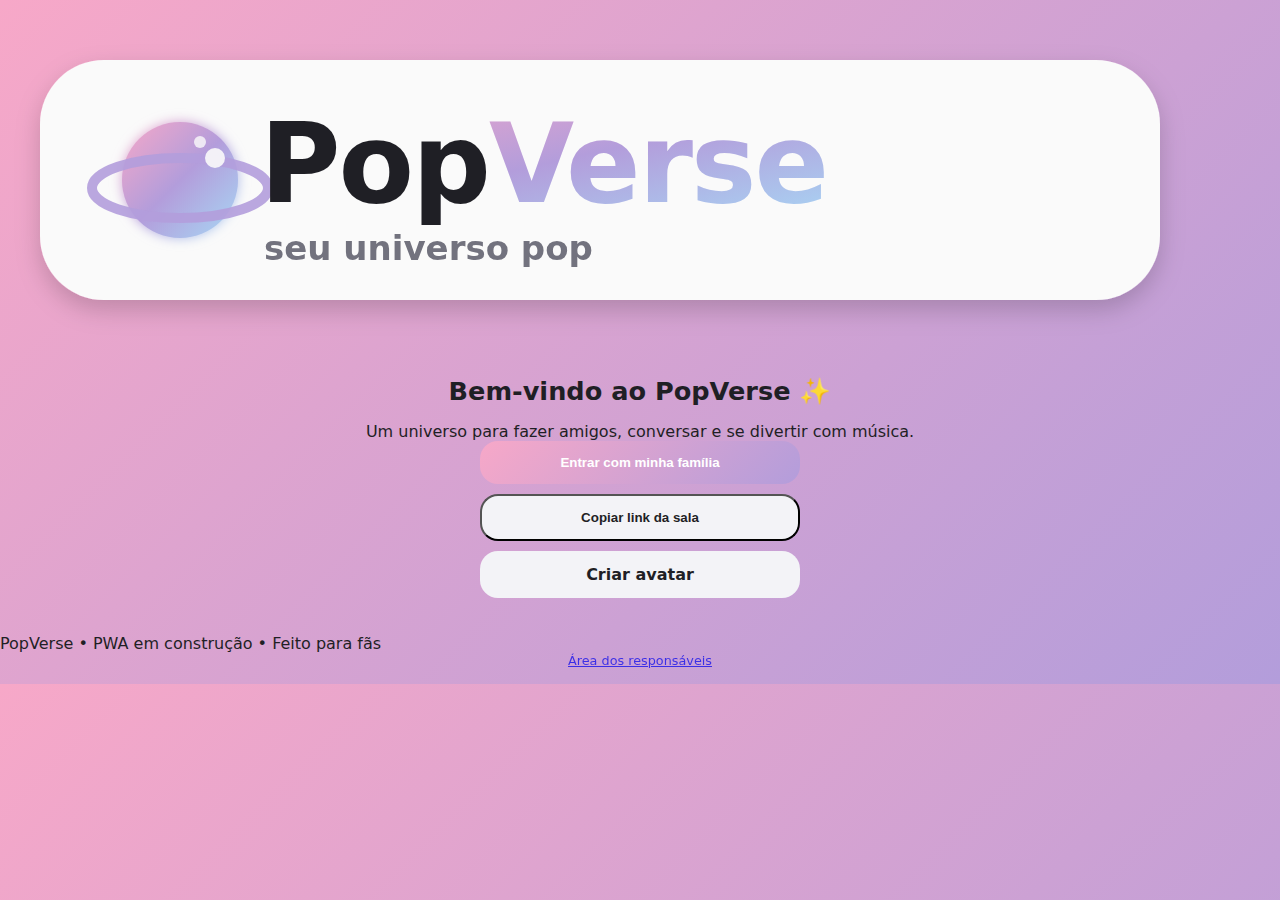
<file: index.html>
<!DOCTYPE html>
<html lang="pt-BR">

<head>
    <meta charset="UTF-8">
    <meta name="viewport" content="width=device-width, initial-scale=1.0">
    <title>PopVerse</title>
    <link rel="manifest" href="./manifest.json">
    <link rel="icon" href="assets/icons/favicon.svg" type="image/svg+xml">
    <link rel="apple-touch-icon" href="assets/icons/favicon.svg">
    <meta name="theme-color" content="#B39DDB">
    <link rel="preconnect" href="https://fonts.googleapis.com">
    <link rel="preconnect" href="https://fonts.gstatic.com" crossorigin>
    <link href="https://fonts.googleapis.com/css2?family=Space+Grotesk:wght@400;500;600;700&display=swap"
        rel="stylesheet">
    <link rel="stylesheet" href="css/styles.css">
</head>

<body>
    <header class="topbar">
        <div class="logo-card">
            <img src="./assets/img/popverse-logo.svg" alt="PopVerse" class="logo">
        </div>
    </header>

    <main class="home">
        <h1>Bem-vindo ao PopVerse ✨</h1>
        <p>
            Um universo para fazer amigos, conversar
            e se divertir com música.
        </p>
        <div class="actions">
            <button class="btn primary" id="familyEnter">Entrar com minha família</button>
            <button class="btn secondary" id="familyCopy">Copiar link da sala</button>
            <a href="./avatar.html" class="btn secondary">Criar avatar</a>
        </div>
    </main>

    <footer class="footer">
        <p>PopVerse • PWA em construção • Feito para fãs</p>
    </footer>

    <a href="./responsavel.html"
        style="font-size:0.8rem; opacity:.7; display:block; text-align:center; margin-bottom:16px;">Área dos
        responsáveis</a>

    <script src="js/app.js"></script>
    <script src="js/avatar.js"></script>
    <script src="js/rooms.js"></script>
    <script src="js/chat.js"></script>
    <script>
        if ("serviceWorker" in navigator) {
            navigator.serviceWorker.register("./sw.js");
        }
    </script>
</body>

</html>
</file>
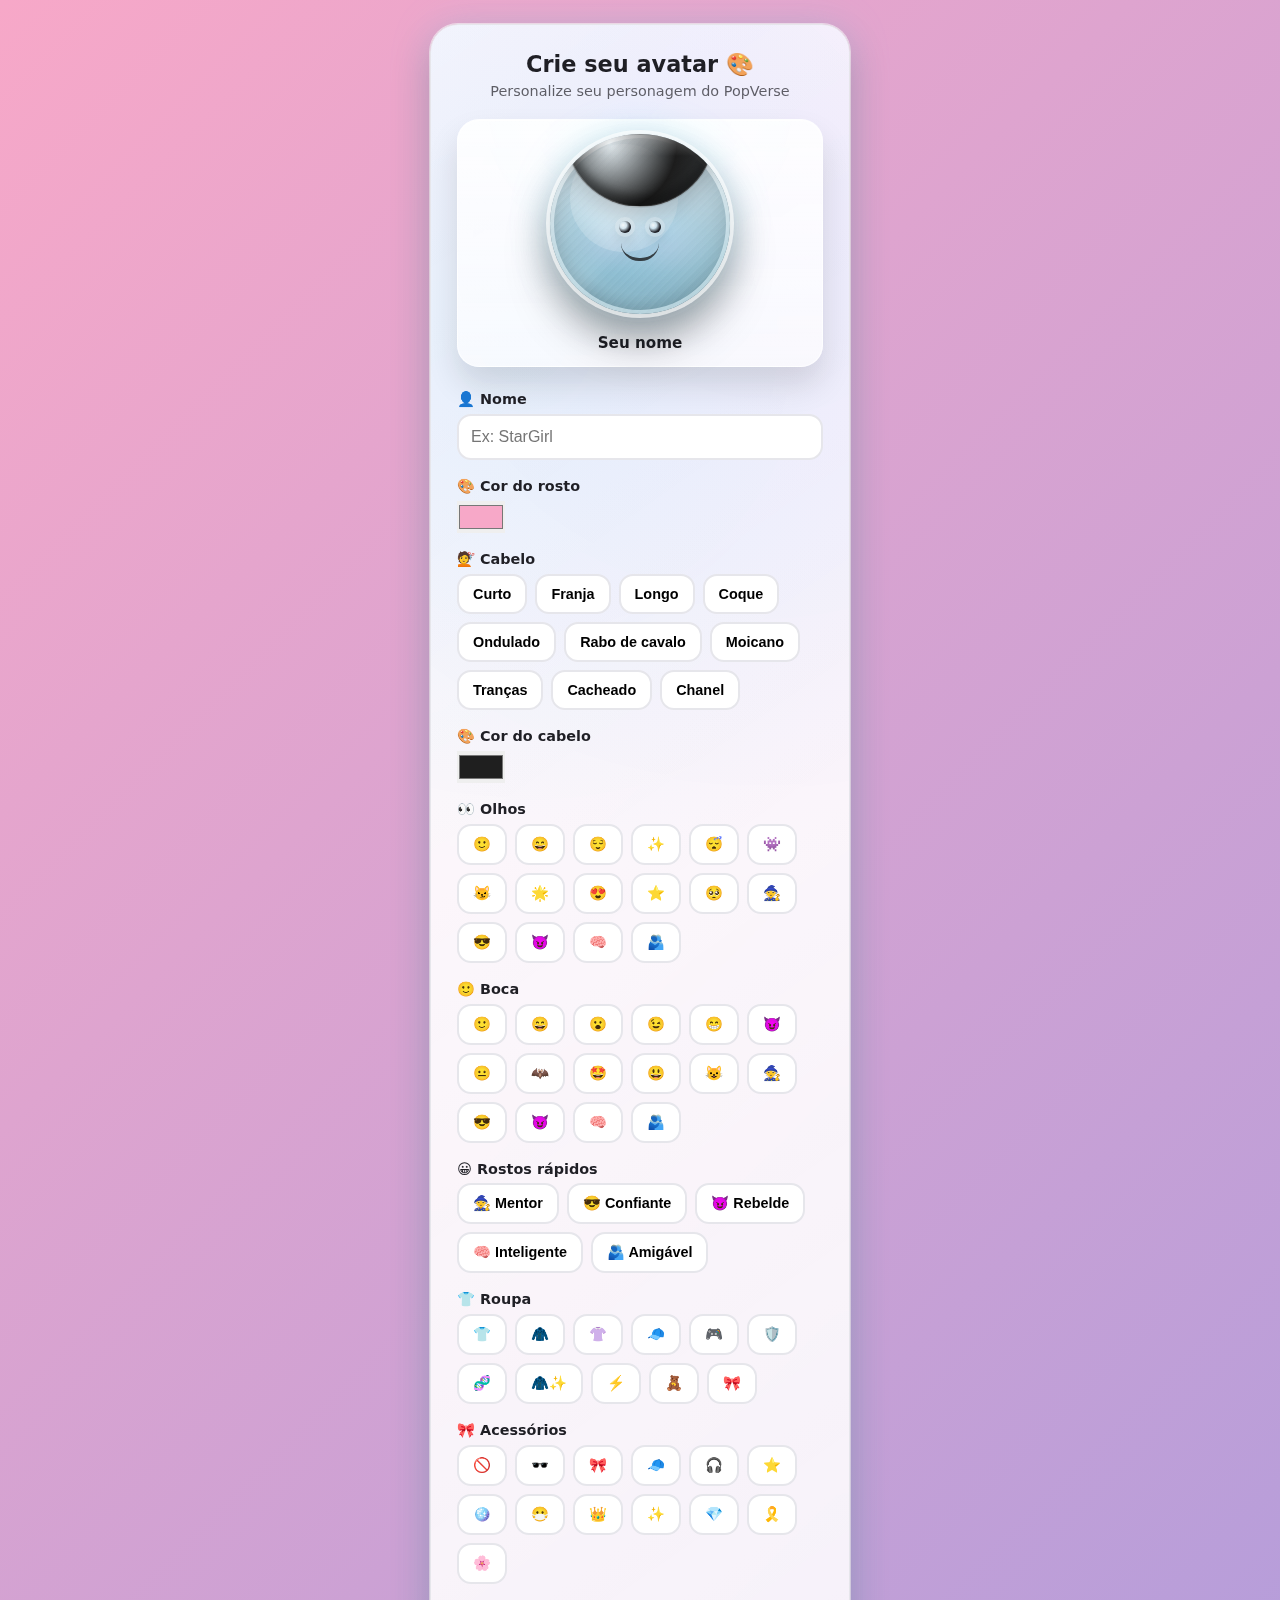
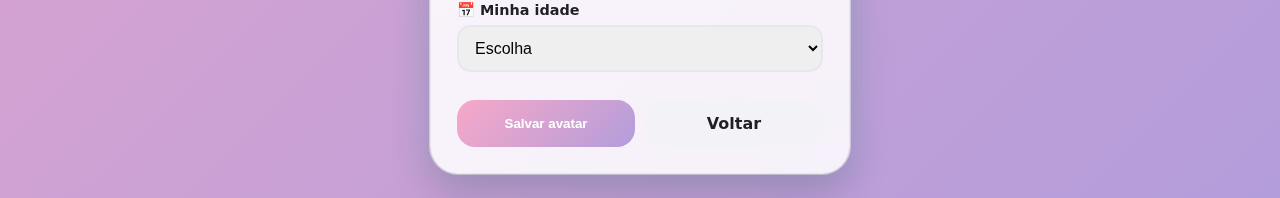
<file: avatar.html>
<!DOCTYPE html>
<html lang="pt-BR">

<head>
    <meta charset="UTF-8" />
    <title>Criar Avatar – PopVerse</title>
    <meta name="viewport" content="width=device-width, initial-scale=1.0" />

    <link rel="manifest" href="./manifest.json">
    <meta name="theme-color" content="#B39DDB">

    <link rel="stylesheet" href="./css/styles.css" />
</head>

<body>

    <main class="avatar-page">

        <section class="avatar-card">

            <!-- TÍTULO -->
            <h1 class="avatar-title">Crie seu avatar 🎨</h1>
            <p class="avatar-subtitle">
                Personalize seu personagem do PopVerse
            </p>

            <!-- PREVIEW DO AVATAR -->
            <div class="avatar-preview">
                <div class="avatar-circle" id="avatarCircle">
                    <div class="avatar-light"></div>
                    <div class="avatar-vignette"></div>

                    <div class="avatar-head">
                        <div class="hair hair-short" id="hair"></div>

                        <div class="face">
                            <div class="eyes" id="eyes"></div>
                            <div class="mouth" id="mouth"></div>
                        </div>

                        <div class="accessory" id="accessory"></div>
                    </div>

                    <div class="clothes" id="clothes"></div>
                </div>
                <span class="avatar-name" id="avatarName">Seu nome</span>
            </div>

            <!-- FORMULÁRIO -->
            <form class="avatar-form">

                <!-- NOME -->
                <div class="option-group">
                    <h3>👤 Nome</h3>
                    <input type="text" id="nameInput" placeholder="Ex: StarGirl" maxlength="12" required />
                </div>

                <!-- COR DO AVATAR -->
                <div class="option-group">
                    <h3>🎨 Cor do rosto</h3>
                    <input type="color" id="colorInput" value="#F7A8C8" />
                </div>

                <!-- CABELO -->
                <div class="option-group">
                    <h3>💇 Cabelo</h3>
                    <div class="options hair-options">
                        <button type="button" data-hair="hair-short">Curto</button>
                        <button type="button" data-hair="hair-fringe">Franja</button>
                        <button type="button" data-hair="hair-long">Longo</button>
                        <button type="button" data-hair="hair-bun">Coque</button>
                        <button type="button" data-hair="hair-wavy">Ondulado</button>
                        <button type="button" data-hair="hair-pony">Rabo de cavalo</button>
                        <button type="button" data-hair="hair-mohawk">Moicano</button>
                        <button type="button" data-hair="hair-braids">Tranças</button>
                        <button type="button" data-hair="hair-curly">Cacheado</button>
                        <button type="button" data-hair="hair-bob">Chanel</button>
                    </div>
                </div>

                <!-- COR DO CABELO -->
                <div class="option-group">
                    <h3>🎨 Cor do cabelo</h3>
                    <input type="color" id="hairColorInput" value="#1F1F1F" />
                </div>

                <!-- OLHOS -->
                <div class="option-group">
                    <h3>👀 Olhos</h3>
                    <div class="options eyes-options">
                        <button type="button" data-eyes="eyes-1">🙂</button>
                        <button type="button" data-eyes="eyes-2">😄</button>
                        <button type="button" data-eyes="eyes-3">😌</button>
                        <button type="button" data-eyes="eyes-4">✨</button>
                        <button type="button" data-eyes="eyes-5">😴</button>
                        <button type="button" data-eyes="eyes-6">👾</button>
                        <button type="button" data-eyes="eyes-7">😼</button>
                        <button type="button" data-eyes="eyes-8">🌟</button>
                        <button type="button" data-eyes="eyes-9">😍</button>
                        <button type="button" data-eyes="eyes-10">⭐</button>
                        <button type="button" data-eyes="eyes-11">🥺</button>
                        <button type="button" data-eyes="eyes-mentor">🧙</button>
                        <button type="button" data-eyes="eyes-confident">😎</button>
                        <button type="button" data-eyes="eyes-rebel">😈</button>
                        <button type="button" data-eyes="eyes-smart">🧠</button>
                        <button type="button" data-eyes="eyes-friendly">🫂</button>
                    </div>
                </div>

                <!-- BOCA -->
                <div class="option-group">
                    <h3>🙂 Boca</h3>
                    <div class="options mouth-options">
                        <button type="button" data-mouth="mouth-1">🙂</button>
                        <button type="button" data-mouth="mouth-2">😄</button>
                        <button type="button" data-mouth="mouth-3">😮</button>
                        <button type="button" data-mouth="mouth-4">😉</button>
                        <button type="button" data-mouth="mouth-5">😁</button>
                        <button type="button" data-mouth="mouth-6">😈</button>
                        <button type="button" data-mouth="mouth-7">😐</button>
                        <button type="button" data-mouth="mouth-8">🦇</button>
                        <button type="button" data-mouth="mouth-9">🤩</button>
                        <button type="button" data-mouth="mouth-10">😃</button>
                        <button type="button" data-mouth="mouth-11">😺</button>
                        <button type="button" data-mouth="mouth-mentor">🧙</button>
                        <button type="button" data-mouth="mouth-confident">😎</button>
                        <button type="button" data-mouth="mouth-rebel">😈</button>
                        <button type="button" data-mouth="mouth-smart">🧠</button>
                        <button type="button" data-mouth="mouth-friendly">🫂</button>
                    </div>
                </div>

                <!-- ROSTOS RÁPIDOS -->
                <div class="option-group">
                    <h3>😀 Rostos rápidos</h3>
                    <div class="options face-options">
                        <button type="button" data-face="mentor">🧙 Mentor</button>
                        <button type="button" data-face="confident">😎 Confiante</button>
                        <button type="button" data-face="rebel">😈 Rebelde</button>
                        <button type="button" data-face="smart">🧠 Inteligente</button>
                        <button type="button" data-face="friendly">🫂 Amigável</button>
                    </div>
                </div>

                <!-- ROUPA -->
                <div class="option-group">
                    <h3>👕 Roupa</h3>
                    <div class="options clothes-options">
                        <button type="button" data-clothes="clothes-1">👕</button>
                        <button type="button" data-clothes="clothes-2">🧥</button>
                        <button type="button" data-clothes="clothes-3">👚</button>
                        <button type="button" data-clothes="clothes-4">🧢</button>
                        <button type="button" data-clothes="clothes-5">🎮</button>
                        <button type="button" data-clothes="clothes-6">🛡️</button>
                        <button type="button" data-clothes="clothes-7">🧬</button>
                        <button type="button" data-clothes="clothes-8">🧥✨</button>
                        <button type="button" data-clothes="clothes-9">⚡</button>
                        <button type="button" data-clothes="clothes-10">🧸</button>
                        <button type="button" data-clothes="clothes-11">🎀</button>
                    </div>
                </div>

                <!-- ACESSÓRIOS -->
                <div class="option-group">
                    <h3>🎀 Acessórios</h3>
                    <div class="options accessory-options">
                        <button type="button" data-accessory="">🚫</button>
                        <button type="button" data-accessory="acc-glasses">🕶️</button>
                        <button type="button" data-accessory="acc-bow">🎀</button>
                        <button type="button" data-accessory="acc-cap">🧢</button>
                        <button type="button" data-accessory="acc-headphones">🎧</button>
                        <button type="button" data-accessory="acc-star">⭐</button>
                        <button type="button" data-accessory="acc-visor">🪩</button>
                        <button type="button" data-accessory="acc-mask">😷</button>
                        <button type="button" data-accessory="acc-crown">👑</button>
                        <button type="button" data-accessory="acc-halo">✨</button>
                        <button type="button" data-accessory="acc-earrings">💎</button>
                        <button type="button" data-accessory="acc-headband">🎗️</button>
                        <button type="button" data-accessory="acc-flower">🌸</button>
                    </div>
                </div>

                <!-- IDADE -->
                <div class="option-group">
                    <h3>📅 Minha idade</h3>
                    <select id="ageGroup" required>
                        <option value="">Escolha</option>
                        <option value="kids">Até 8 anos</option>
                        <option value="tween">9 a 11 anos</option>
                        <option value="teen">12 anos ou mais</option>
                    </select>
                </div>

                <!-- AÇÕES -->
                <div class="actions">
                    <button type="submit" class="btn primary">Salvar avatar</button>
                    <a href="./index.html" class="btn secondary">Voltar</a>
                </div>

            </form>

        </section>

    </main>

    <script type="module" src="./js/firebase.js"></script>
    <script type="module" src="./js/avatar-cloud.js"></script>
    <script src="./js/avatar.js"></script>
</body>

</html>
</file>
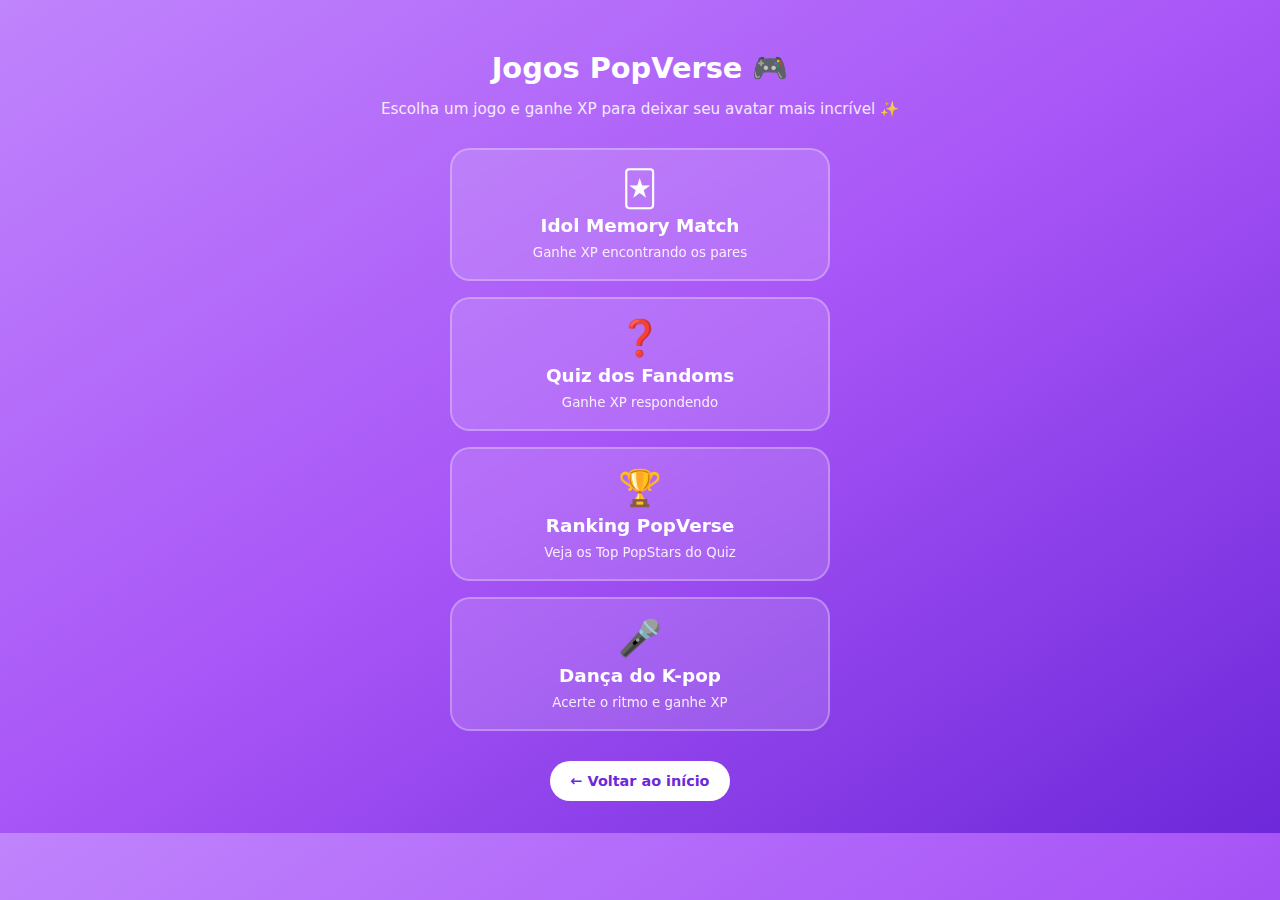
<file: games.html>
<!DOCTYPE html>
<html lang="pt-BR">

<head>
    <meta charset="UTF-8" />
    <meta name="viewport" content="width=device-width, initial-scale=1.0" />
    <title>Jogos PopVerse 🎮</title>

    <style>
        body {
            background: linear-gradient(to bottom right, #c084fc, #a855f7, #6d28d9);
            margin: 0;
            font-family: system-ui, sans-serif;
            color: #fff;
            padding: 32px 16px;
            text-align: center;
        }

        h1 {
            font-size: 1.8rem;
            margin-bottom: 10px;
        }

        p {
            font-size: 0.95rem;
            opacity: 0.85;
        }

        .games-container {
            margin-top: 30px;
            display: grid;
            gap: 16px;
            justify-items: center;
        }

        .game-card {
            width: 100%;
            max-width: 340px;
            background: rgba(255, 255, 255, 0.14);
            backdrop-filter: blur(6px);
            padding: 18px;
            border-radius: 20px;
            cursor: pointer;
            transition: transform 0.15s, box-shadow 0.15s;
            border: 2px solid rgba(255, 255, 255, 0.28);
        }

        .game-card:hover {
            transform: translateY(-6px);
            box-shadow: 0 6px 20px rgba(0, 0, 0, 0.22);
        }

        .game-card h3 {
            font-size: 1.15rem;
            margin: 6px 0;
        }

        .game-card small {
            opacity: 0.88;
        }

        .locked {
            opacity: 0.55;
            cursor: default;
        }

        .btn-back {
            margin-top: 30px;
            display: inline-block;
            font-size: 0.9rem;
            padding: 12px 20px;
            border-radius: 999px;
            background: #fff;
            color: #6d28d9;
            font-weight: bold;
            text-decoration: none;
        }
    </style>
</head>

<body>
    <h1>Jogos PopVerse 🎮</h1>
    <p>Escolha um jogo e ganhe XP para deixar seu avatar mais incrível ✨</p>

    <div class="games-container">

        <!-- Jogo disponível -->
        <div class="game-card" onclick="window.location.href='popverse-memory.html'">
            <div style="font-size: 2.2rem;">🃏</div>
            <h3>Idol Memory Match</h3>
            <small>Ganhe XP encontrando os pares</small>
        </div>

        <!-- Jogo 2: Quiz dos Fandoms -->
        <div class="game-card" onclick="window.location.href='quiz.html'">
            <div style="font-size: 2.2rem;">❓</div>
            <h3>Quiz dos Fandoms</h3>
            <small>Ganhe XP respondendo</small>
        </div>

        <!-- Ranking PopVerse -->
        <div class="game-card" onclick="window.location.href='ranking.html'">
            <div style="font-size: 2.2rem;">🏆</div>
            <h3>Ranking PopVerse</h3>
            <small>Veja os Top PopStars do Quiz</small>
        </div>

        <!-- Jogo 3: Dança do K-pop -->
        <div class="game-card" onclick="window.location.href='jogos/dance.html'">
            <div style="font-size: 2.2rem;">🎤</div>
            <h3>Dança do K-pop</h3>
            <small>Acerte o ritmo e ganhe XP</small>
        </div>
    </div>

    <a class="btn-back" href="index.html">← Voltar ao início</a>
</body>

</html>
</file>
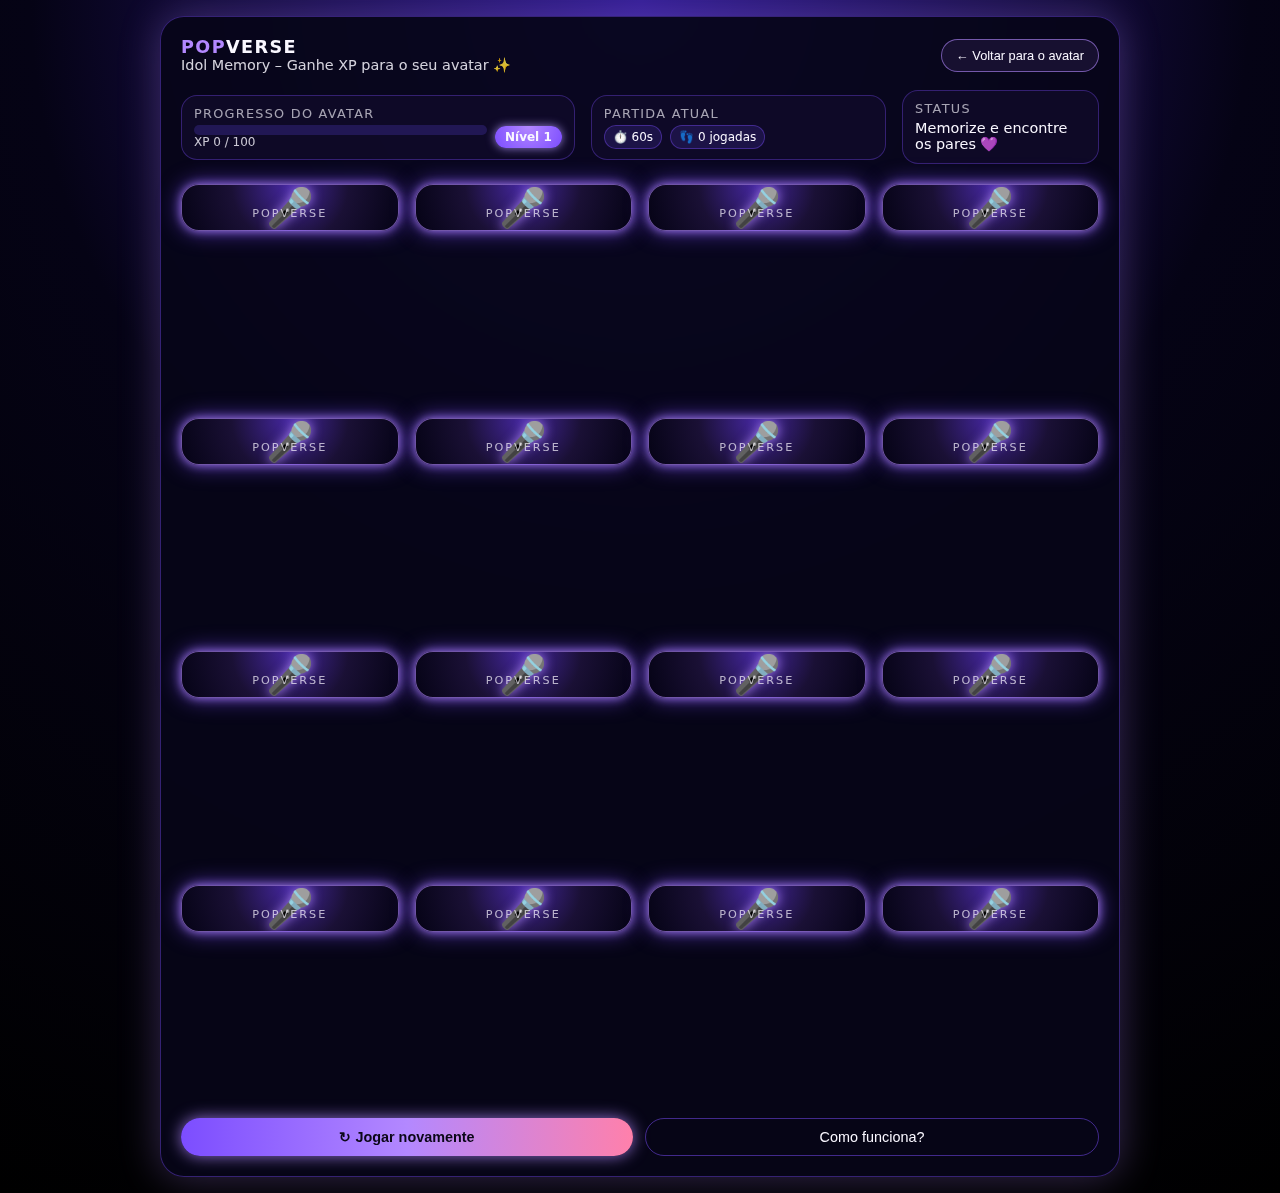
<file: popverse-memory.html>
<!DOCTYPE html>
<html lang="pt-BR">

<head>
    <meta charset="UTF-8">
    <title>PopVerse – Idol Memory</title>
    <meta name="viewport" content="width=device-width, initial-scale=1.0">

    <!-- Estilo rápido só deste jogo -->
    <style>
        :root {
            --pv-bg: #050315;
            --pv-card-back: #1a1035;
            --pv-card-border: #7c4dff;
            --pv-neon: #b388ff;
            --pv-accent: #ff80ab;
            --pv-text: #f9f7ff;
            --pv-danger: #ff5252;
            --pv-success: #69f0ae;
        }

        * {
            box-sizing: border-box;
            margin: 0;
            padding: 0;
        }

        body {
            font-family: system-ui, -apple-system, BlinkMacSystemFont, "Segoe UI", sans-serif;
            background: radial-gradient(circle at top, #311b92 0, #050315 45%, #000 100%);
            color: var(--pv-text);
            min-height: 100vh;
            display: flex;
            align-items: center;
            justify-content: center;
            padding: 16px;
        }

        .memory-page {
            width: 100%;
            max-width: 960px;
            background: rgba(7, 5, 24, 0.92);
            border-radius: 24px;
            box-shadow: 0 0 40px rgba(179, 136, 255, 0.3);
            padding: 20px;
            border: 1px solid rgba(124, 77, 255, 0.4);
            backdrop-filter: blur(10px);
        }

        header {
            display: flex;
            justify-content: space-between;
            align-items: center;
            gap: 12px;
            margin-bottom: 16px;
        }

        .logo {
            font-family: "Montserrat", system-ui, sans-serif;
            font-weight: 800;
            letter-spacing: 0.08em;
            text-transform: uppercase;
            font-size: 1.1rem;
        }

        .logo span {
            color: var(--pv-neon);
        }

        .subtitle {
            font-size: 0.9rem;
            opacity: 0.85;
        }

        .btn-small {
            padding: 8px 14px;
            border-radius: 999px;
            border: 1px solid rgba(179, 136, 255, 0.6);
            background: rgba(25, 18, 51, 0.9);
            color: var(--pv-text);
            font-size: 0.8rem;
            cursor: pointer;
            transition: transform 0.15s ease, box-shadow 0.15s ease, background 0.15s ease;
        }

        .btn-small:hover {
            transform: translateY(-1px);
            box-shadow: 0 0 12px rgba(179, 136, 255, 0.7);
        }

        .hud {
            display: grid;
            grid-template-columns: 2fr 1.5fr 1fr;
            gap: 16px;
            align-items: center;
            margin-bottom: 20px;
        }

        .hud-section {
            background: rgba(15, 10, 40, 0.9);
            border-radius: 16px;
            padding: 10px 12px;
            border: 1px solid rgba(124, 77, 255, 0.35);
        }

        .hud-title {
            font-size: 0.8rem;
            text-transform: uppercase;
            letter-spacing: 0.1em;
            opacity: 0.65;
            margin-bottom: 4px;
        }

        .hud-value {
            display: flex;
            align-items: center;
            justify-content: space-between;
            gap: 8px;
            font-size: 0.9rem;
        }

        .xp-bar {
            position: relative;
            width: 100%;
            height: 10px;
            border-radius: 999px;
            background: rgba(36, 26, 90, 0.9);
            overflow: hidden;
        }

        .xp-bar-fill {
            position: absolute;
            left: 0;
            top: 0;
            height: 100%;
            width: 30%;
            border-radius: inherit;
            background: linear-gradient(90deg, #7c4dff, #b388ff, #ff80ab);
            box-shadow: 0 0 12px rgba(179, 136, 255, 0.9);
            transition: width 0.4s ease;
        }

        .xp-label {
            font-size: 0.75rem;
            opacity: 0.8;
        }

        .badge-level {
            padding: 4px 10px;
            border-radius: 999px;
            background: radial-gradient(circle at top, #b388ff, #7c4dff);
            font-size: 0.75rem;
            font-weight: 700;
            box-shadow: 0 0 10px rgba(185, 159, 255, 0.8);
        }

        .hud-numbers {
            display: flex;
            gap: 8px;
            font-size: 0.85rem;
        }

        .tag-pill {
            padding: 4px 8px;
            border-radius: 999px;
            background: rgba(30, 21, 75, 0.9);
            border: 1px solid rgba(124, 77, 255, 0.4);
            font-size: 0.75rem;
        }

        .memory-grid {
            display: grid;
            grid-template-columns: repeat(4, minmax(60px, 1fr));
            gap: 12px;
        }

        @media (min-width: 768px) {
            .memory-grid {
                gap: 16px;
            }
        }

        .card {
            position: relative;
            width: 100%;
            aspect-ratio: 1 / 1;
            perspective: 1000px;
            cursor: pointer;
        }

        .card-inner {
            position: relative;
            width: 100%;
            height: 100%;
            transform-style: preserve-3d;
            transition: transform 0.4s ease;
        }

        .card.flipped .card-inner,
        .card.matched .card-inner {
            transform: rotateY(180deg);
        }

        .card-face {
            position: absolute;
            inset: 0;
            backface-visibility: hidden;
            border-radius: 18px;
            border: 1px solid rgba(179, 136, 255, 0.6);
            display: flex;
            align-items: center;
            justify-content: center;
        }

        .card-back {
            background: radial-gradient(circle at top, #4527a0 0, #1a1035 50%, #050315 100%);
            box-shadow:
                0 0 10px rgba(179, 136, 255, 0.8),
                0 0 22px rgba(124, 77, 255, 0.7);
            position: relative;
            overflow: hidden;
        }

        .card-back::before {
            content: "🎤";
            font-size: 2.4rem;
            text-shadow: 0 0 12px rgba(179, 136, 255, 0.9);
        }

        .card-back::after {
            content: "PopVerse";
            position: absolute;
            bottom: 10px;
            font-size: 0.7rem;
            letter-spacing: 0.18em;
            text-transform: uppercase;
            color: rgba(249, 247, 255, 0.7);
        }

        .card-front {
            transform: rotateY(180deg);
            background: radial-gradient(circle at top, #311b92 0, #0d0630 45%, #000 100%);
            box-shadow: 0 0 12px rgba(98, 0, 234, 0.6);
            flex-direction: column;
            gap: 6px;
            text-align: center;
            padding: 6px;
        }

        .card-emoji {
            font-size: 2rem;
            margin-bottom: 2px;
        }

        .card-label {
            font-size: 0.7rem;
            opacity: 0.82;
        }

        .card.matched {
            cursor: default;
        }

        .card.matched .card-front {
            box-shadow: 0 0 16px rgba(105, 240, 174, 0.9);
            border-color: rgba(105, 240, 174, 0.9);
        }

        .floating-xp {
            position: absolute;
            top: 8px;
            right: 10px;
            font-size: 0.8rem;
            color: var(--pv-success);
            text-shadow: 0 0 10px rgba(105, 240, 174, 0.9);
            opacity: 0;
            transform: translateY(8px);
            pointer-events: none;
            transition: opacity 0.3s ease, transform 0.3s ease;
        }

        .floating-xp.show {
            opacity: 1;
            transform: translateY(-6px);
        }

        .actions-row {
            margin-top: 16px;
            display: flex;
            justify-content: space-between;
            gap: 12px;
        }

        .btn-primary {
            flex: 1;
            padding: 10px 16px;
            border-radius: 999px;
            border: none;
            background: linear-gradient(90deg, #7c4dff, #b388ff, #ff80ab);
            color: #0b0718;
            font-weight: 700;
            font-size: 0.9rem;
            cursor: pointer;
            box-shadow: 0 0 16px rgba(179, 136, 255, 0.8);
            transition: transform 0.12s ease, box-shadow 0.12s ease;
        }

        .btn-primary:hover {
            transform: translateY(-1px);
            box-shadow: 0 0 22px rgba(179, 136, 255, 1);
        }

        .btn-ghost {
            flex: 1;
            padding: 10px 16px;
            border-radius: 999px;
            border: 1px solid rgba(124, 77, 255, 0.5);
            background: transparent;
            color: var(--pv-text);
            font-size: 0.9rem;
            cursor: pointer;
            transition: background 0.12s ease, transform 0.12s ease, box-shadow 0.12s ease;
        }

        .btn-ghost:hover {
            background: rgba(25, 18, 51, 0.9);
            box-shadow: 0 0 12px rgba(124, 77, 255, 0.8);
            transform: translateY(-1px);
        }

        .modal-backdrop {
            position: fixed;
            inset: 0;
            background: radial-gradient(circle at top, rgba(124, 77, 255, 0.4), rgba(3, 0, 30, 0.93));
            display: flex;
            align-items: center;
            justify-content: center;
            padding: 16px;
            z-index: 50;
        }

        .hidden {
            display: none !important;
        }

        .modal {
            max-width: 420px;
            width: 100%;
            background: rgba(7, 5, 24, 0.98);
            border-radius: 24px;
            padding: 20px;
            border: 1px solid rgba(179, 136, 255, 0.7);
            box-shadow: 0 0 26px rgba(179, 136, 255, 0.9);
        }

        .modal h2 {
            font-size: 1.1rem;
            margin-bottom: 8px;
        }

        .modal p {
            font-size: 0.9rem;
            opacity: 0.9;
            margin-bottom: 12px;
        }

        .modal-stats {
            display: grid;
            grid-template-columns: repeat(3, 1fr);
            gap: 10px;
            margin: 10px 0 16px;
        }

        .modal-stat {
            background: rgba(20, 13, 60, 0.95);
            border-radius: 14px;
            padding: 8px;
            border: 1px solid rgba(124, 77, 255, 0.4);
            font-size: 0.8rem;
            text-align: center;
        }

        .modal-stat strong {
            display: block;
            font-size: 0.9rem;
            margin-top: 3px;
        }

        .modal-actions {
            display: flex;
            flex-direction: column;
            gap: 8px;
        }

        @media (min-width: 600px) {
            .modal-actions {
                flex-direction: row;
            }
        }
    </style>
</head>

<body>
    <main class="memory-page">
        <header>
            <div>
                <div class="logo"><span>Pop</span>Verse</div>
                <div class="subtitle">Idol Memory – Ganhe XP para o seu avatar ✨</div>
            </div>
            <button class="btn-small" type="button" onclick="window.location.href='avatar.html'">
                ← Voltar para o avatar
            </button>
        </header>

        <section class="hud">
            <!-- XP / Nível -->
            <div class="hud-section">
                <div class="hud-title">Progresso do avatar</div>
                <div class="hud-value">
                    <div style="flex: 1;">
                        <div class="xp-bar">
                            <div class="xp-bar-fill" id="xpBarFill"></div>
                        </div>
                        <div class="xp-label" id="xpLabel">XP 0 / 100</div>
                    </div>
                    <span class="badge-level" id="levelBadge">Nível 1</span>
                </div>
            </div>

            <!-- Tempo / Movimentos -->
            <div class="hud-section">
                <div class="hud-title">Partida atual</div>
                <div class="hud-value">
                    <div class="hud-numbers">
                        <span class="tag-pill">⏱️ <span id="timeValue">60s</span></span>
                        <span class="tag-pill">👣 <span id="movesValue">0 jogadas</span></span>
                    </div>
                </div>
            </div>

            <!-- Status -->
            <div class="hud-section">
                <div class="hud-title">Status</div>
                <div class="hud-value">
                    <span id="statusLabel">Memorize e encontre os pares 💜</span>
                </div>
            </div>
        </section>

        <section class="memory-grid" id="memoryGrid">
            <!-- Cartas geradas via JS -->
        </section>

        <div class="actions-row">
            <button class="btn-primary" type="button" id="btnRestart">↻ Jogar novamente</button>
            <button class="btn-ghost" type="button" id="btnRules">Como funciona?</button>
        </div>
    </main>

    <!-- Modal fim de jogo -->
    <div class="modal-backdrop hidden" id="endModal">
        <div class="modal">
            <h2 id="endTitle">Você mandou bem! 💜</h2>
            <p id="endMessage">Veja como você foi nessa rodada:</p>

            <div class="modal-stats">
                <div class="modal-stat">
                    Tempo
                    <strong id="endTime">--s</strong>
                </div>
                <div class="modal-stat">
                    Jogadas
                    <strong id="endMoves">--</strong>
                </div>
                <div class="modal-stat">
                    XP ganho
                    <strong id="endXP">+0</strong>
                </div>
            </div>

            <div class="modal-actions">
                <button class="btn-primary" type="button" id="modalPlayAgain">Jogar de novo</button>
                <button class="btn-ghost" type="button" onclick="window.location.href='avatar.html'">
                    Voltar para o avatar
                </button>
            </div>
        </div>
    </div>

    <!-- Modal de regras -->
    <div class="modal-backdrop hidden" id="rulesModal">
        <div class="modal">
            <h2>Como funciona o Idol Memory 🎮</h2>
            <p>
                Vire as cartas e tente encontrar os pares K-pop (lightsticks, ícones e mascotes PopVerse).
                Complete o tabuleiro antes do tempo acabar para ganhar mais XP!
            </p>
            <ul style="font-size:0.85rem; opacity:0.9; margin: 8px 0 16px 16px; list-style: disc;">
                <li>Cada par correto = ganha XP.</li>
                <li>Terminar rápido = bônus de XP.</li>
                <li>XP sobe o nível e libera melhorias no avatar.</li>
            </ul>
            <div class="modal-actions">
                <button class="btn-primary" type="button" id="rulesClose">Entendi, vamos jogar!</button>
            </div>
        </div>
    </div>

    <script>
        // ==========================
        // CONFIG DE NÍVEL / XP
        // ==========================
        const XP_KEY = "popverseXP";
        const LEVEL_KEY = "popverseLevel"; // opcional, pode ser recalculado sempre

        // thresholds simples: quando passa desses valores, sobe nível
        const LEVEL_THRESHOLDS = [0, 100, 250, 500, 800, 1200];

        function getCurrentXP() {
            return parseInt(localStorage.getItem(XP_KEY) || "0", 10);
        }

        function saveCurrentXP(xp) {
            localStorage.setItem(XP_KEY, String(xp));
        }

        function computeLevel(xp) {
            let level = 1;
            for (let i = 0; i < LEVEL_THRESHOLDS.length; i++) {
                if (xp >= LEVEL_THRESHOLDS[i]) {
                    level = i + 1;
                }
            }
            return level;
        }

        function updateXPUI() {
            const xp = getCurrentXP();
            const level = computeLevel(xp);

            const currentThreshold = LEVEL_THRESHOLDS[level - 1] || 0;
            const nextThreshold = LEVEL_THRESHOLDS[level] || (currentThreshold + 400);

            const diff = nextThreshold - currentThreshold;
            const progress = diff > 0 ? (xp - currentThreshold) / diff : 1;

            const fill = document.getElementById("xpBarFill");
            const label = document.getElementById("xpLabel");
            const badge = document.getElementById("levelBadge");

            if (fill) fill.style.width = `${Math.min(100, Math.max(0, progress * 100))}%`;
            if (label) label.textContent = `XP ${xp} / ${nextThreshold}`;
            if (badge) badge.textContent = `Nível ${level}`;

            localStorage.setItem(LEVEL_KEY, String(level));
        }

        function addXP(amount) {
            const before = getCurrentXP();
            const after = before + amount;
            saveCurrentXP(after);
            updateXPUI();
        }

        // ====================================
        // JOGO DA MEMÓRIA – LÓGICA PRINCIPAL
        // ====================================

        const cardsBase = [
            { id: "light1", emoji: "✨", label: "Lightstick Roxo" },
            { id: "light2", emoji: "💗", label: "Lightstick Rosa" },
            { id: "iconMic", emoji: "🎤", label: "Ícone PopVerse" },
            { id: "iconStar", emoji: "⭐", label: "Estrela do Palco" },
            { id: "heartBeat", emoji: "💜", label: "Coração K-pop" },
            { id: "mascote1", emoji: "🐰", label: "Mascote Fofo" },
            { id: "mascote2", emoji: "🎧", label: "Mascote DJ" },
            { id: "mascote3", emoji: "🪩", label: "Bola de Luz" }
        ];

        let gameCards = [];
        let firstCard = null;
        let secondCard = null;
        let lockBoard = false;
        let moves = 0;
        let matches = 0;
        let timeLeft = 60;
        let timerId = null;
        let gameEnded = false;

        const gridEl = document.getElementById("memoryGrid");
        const timeEl = document.getElementById("timeValue");
        const movesEl = document.getElementById("movesValue");
        const statusEl = document.getElementById("statusLabel");
        const btnRestart = document.getElementById("btnRestart");
        const btnRules = document.getElementById("btnRules");

        const endModal = document.getElementById("endModal");
        const endTitle = document.getElementById("endTitle");
        const endMessage = document.getElementById("endMessage");
        const endTimeEl = document.getElementById("endTime");
        const endMovesEl = document.getElementById("endMoves");
        const endXPEl = document.getElementById("endXP");
        const modalPlayAgain = document.getElementById("modalPlayAgain");

        const rulesModal = document.getElementById("rulesModal");
        const rulesClose = document.getElementById("rulesClose");

        function shuffleArray(arr) {
            const a = arr.slice();
            for (let i = a.length - 1; i > 0; i--) {
                const j = Math.floor(Math.random() * (i + 1));
                [a[i], a[j]] = [a[j], a[i]];
            }
            return a;
        }

        function createGameCards() {
            const duplicated = [...cardsBase, ...cardsBase]; // 8 pares
            gameCards = shuffleArray(duplicated).map((card, index) => ({
                ...card,
                uid: index // unique id
            }));
        }

        function renderBoard() {
            gridEl.innerHTML = "";
            gameCards.forEach(card => {
                const cardEl = document.createElement("div");
                cardEl.className = "card";
                cardEl.dataset.id = card.id;
                cardEl.dataset.uid = card.uid;

                const cardInner = document.createElement("div");
                cardInner.className = "card-inner";

                const back = document.createElement("div");
                back.className = "card-face card-back";

                const front = document.createElement("div");
                front.className = "card-face card-front";

                const emojiEl = document.createElement("div");
                emojiEl.className = "card-emoji";
                emojiEl.textContent = card.emoji;

                const labelEl = document.createElement("div");
                labelEl.className = "card-label";
                labelEl.textContent = card.label;

                front.appendChild(emojiEl);
                front.appendChild(labelEl);

                cardInner.appendChild(back);
                cardInner.appendChild(front);
                cardEl.appendChild(cardInner);

                cardEl.addEventListener("click", () => handleCardClick(cardEl, card));

                gridEl.appendChild(cardEl);
            });
        }

        function resetGame() {
            if (timerId) {
                clearInterval(timerId);
                timerId = null;
            }
            firstCard = null;
            secondCard = null;
            lockBoard = false;
            moves = 0;
            matches = 0;
            timeLeft = 60;
            gameEnded = false;

            if (timeEl) timeEl.textContent = `${timeLeft}s`;
            if (movesEl) movesEl.textContent = `${moves} jogadas`;
            if (statusEl) statusEl.textContent = "Memorize e encontre os pares 💜";

            createGameCards();
            renderBoard();
            startTimer();
        }

        function startTimer() {
            timerId = setInterval(() => {
                if (gameEnded) {
                    clearInterval(timerId);
                    timerId = null;
                    return;
                }
                timeLeft--;
                if (timeLeft < 0) timeLeft = 0;
                if (timeEl) timeEl.textContent = `${timeLeft}s`;

                if (timeLeft === 0) {
                    endGame(false);
                }
            }, 1000);
        }

        function handleCardClick(cardEl, cardData) {
            if (lockBoard || gameEnded) return;
            if (cardEl.classList.contains("flipped") || cardEl.classList.contains("matched")) return;

            cardEl.classList.add("flipped");

            if (!firstCard) {
                firstCard = { cardEl, cardData };
                return;
            }

            secondCard = { cardEl, cardData };
            moves++;
            if (movesEl) movesEl.textContent = `${moves} jogadas`;

            if (firstCard.cardData.id === secondCard.cardData.id) {
                // acerto
                handleMatch();
            } else {
                // erro
                handleMismatch();
            }
        }

        function handleMatch() {
            if (statusEl) statusEl.textContent = "Boa! Você acertou um par! 🎉";
            lockBoard = true;

            setTimeout(() => {
                if (!firstCard || !secondCard) return;

                firstCard.cardEl.classList.remove("flipped");
                secondCard.cardEl.classList.remove("flipped");
                firstCard.cardEl.classList.add("matched");
                secondCard.cardEl.classList.add("matched");

                showFloatingXP(firstCard.cardEl, 15);
                showFloatingXP(secondCard.cardEl, 0); // só animação extra

                addXP(15); // XP por par
                matches++;

                firstCard = null;
                secondCard = null;
                lockBoard = false;

                if (matches === cardsBase.length) {
                    endGame(true);
                }
            }, 350);
        }

        function handleMismatch() {
            if (statusEl) statusEl.textContent = "Tente novamente! Memorize bem 😉";
            lockBoard = true;
            setTimeout(() => {
                if (firstCard) firstCard.cardEl.classList.remove("flipped");
                if (secondCard) secondCard.cardEl.classList.remove("flipped");
                firstCard = null;
                secondCard = null;
                lockBoard = false;
            }, 600);
        }

        function showFloatingXP(cardEl, amount) {
            if (amount <= 0) return;
            const xpEl = document.createElement("div");
            xpEl.className = "floating-xp";
            xpEl.textContent = `+${amount} XP`;
            cardEl.appendChild(xpEl);

            requestAnimationFrame(() => {
                xpEl.classList.add("show");
            });

            setTimeout(() => {
                xpEl.classList.remove("show");
                setTimeout(() => xpEl.remove(), 200);
            }, 700);
        }

        function endGame(won) {
            if (gameEnded) return;
            gameEnded = true;
            if (timerId) {
                clearInterval(timerId);
                timerId = null;
            }

            let bonusXP = 0;
            if (won) {
                bonusXP = Math.max(0, timeLeft * 2); // bônus por tempo
                addXP(bonusXP);
            }

            // Atualiza UI do modal
            if (won) {
                endTitle.textContent = "Arrasou no palco! 💜";
                endMessage.textContent = "Você completou todos os pares. Seu avatar vai amar esse XP!";
            } else {
                endTitle.textContent = "Quase lá! 👀";
                endMessage.textContent = "O tempo acabou, mas você pode tentar novamente e ganhar mais XP.";
            }

            endTimeEl.textContent = `${60 - timeLeft}s`;
            endMovesEl.textContent = String(moves);
            endXPEl.textContent = `+${won ? matches * 15 + bonusXP : matches * 15}`;

            endModal.classList.remove("hidden");
        }

        // ======================
        // EVENTOS BÁSICOS
        // ======================
        btnRestart.addEventListener("click", () => {
            endModal.classList.add("hidden");
            resetGame();
        });

        modalPlayAgain.addEventListener("click", () => {
            endModal.classList.add("hidden");
            resetGame();
        });

        btnRules.addEventListener("click", () => {
            rulesModal.classList.remove("hidden");
        });

        rulesClose.addEventListener("click", () => {
            rulesModal.classList.add("hidden");
        });

        // ======================
        // START
        // ======================
        updateXPUI();
        resetGame();
    </script>
</body>

</html>
</file>
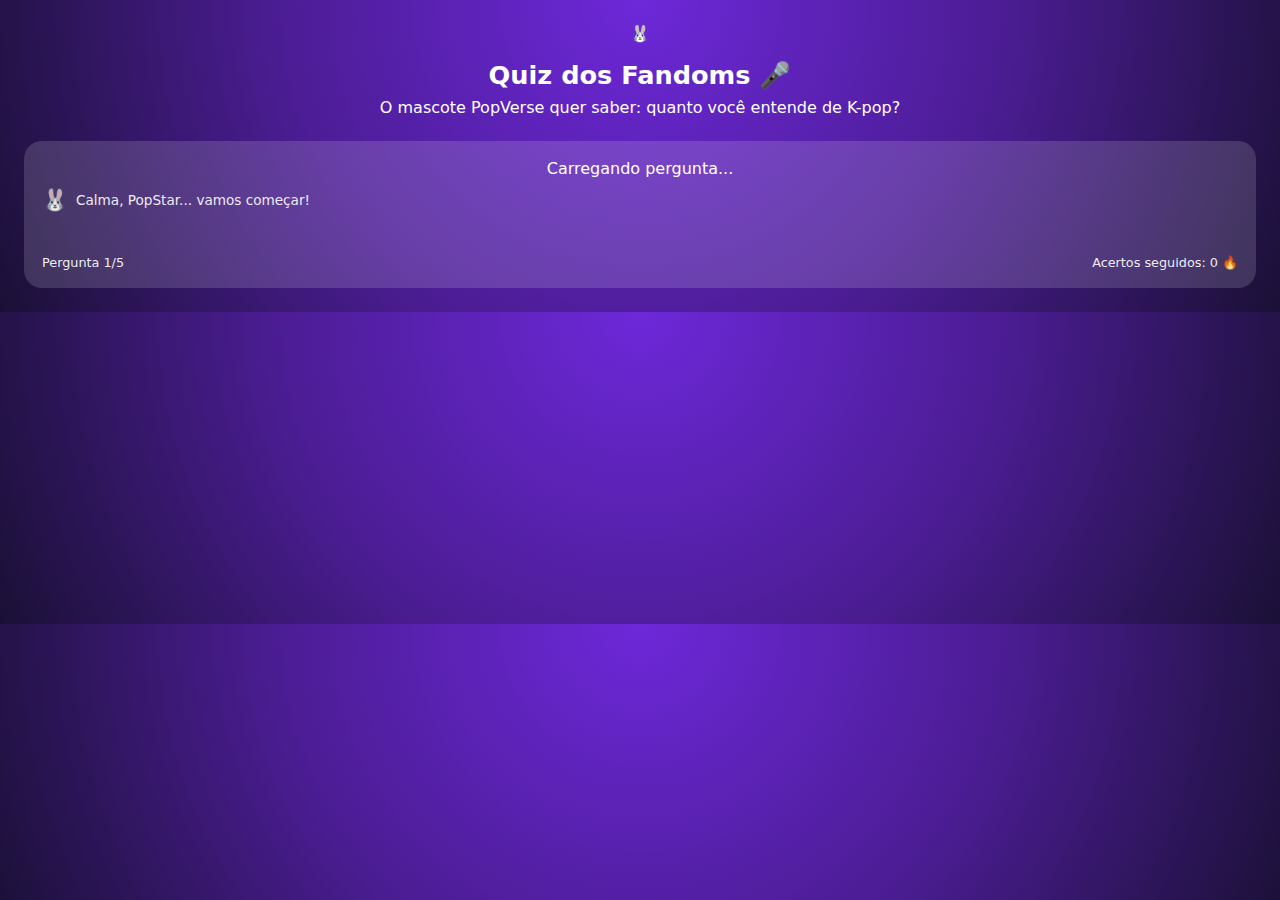
<file: quiz.html>
<!DOCTYPE html>
<html lang="pt-BR">

<head>
    <meta charset="UTF-8">
    <meta name="viewport" content="width=device-width, initial-scale=1.0">
    <title>Quiz dos Fandoms – PopVerse</title>

    <style>
        body {
            background: radial-gradient(circle at top, #6d28d9, #4c1d95, #1a1035);
            margin: 0;
            font-family: system-ui, sans-serif;
            color: #fff;
            padding: 24px;
            text-align: center;
        }

        h1 {
            font-size: 1.6rem;
            margin-bottom: 8px;
        }

        p {
            margin: 0;
        }

        .score-row {
            margin-top: 12px;
            display: flex;
            justify-content: center;
            gap: 10px;
            flex-wrap: wrap;
        }

        .score-pill {
            padding: 6px 12px;
            border-radius: 999px;
            background: rgba(255, 255, 255, 0.18);
            border: 1px solid rgba(255, 255, 255, 0.26);
            font-size: 0.9rem;
        }

        .question-box {
            background: rgba(255, 255, 255, 0.15);
            border-radius: 18px;
            padding: 18px;
            margin-top: 24px;

            < !DOCTYPE html><html lang="pt-BR"><head><meta charset="UTF-8"><meta name="viewport" content="width=device-width, initial-scale=1.0"><title>Quiz dos Fandoms – PopVerse</title><style> :root {
                --pv-bg1: #6d28d9;
                --pv-bg2: #4c1d95;
                --pv-bg3: #1a1035;
                --pv-card: rgba(12, 10, 40, 0.96);
                --pv-accent: #b388ff;
                --pv-accent-soft: rgba(179, 136, 255, 0.4);
                --pv-success: #69f0ae;
                --pv-error: #ff5252;
                --pv-text: #fdfbff;
            }

            * {
                box-sizing: border-box;
                margin: 0;
                padding: 0;
            }

            body {
                background: radial-gradient(circle at top, var(--pv-bg1), var(--pv-bg2), var(--pv-bg3));
                font-family: system-ui, -apple-system, BlinkMacSystemFont, "Segoe UI", sans-serif;
                color: var(--pv-text);
                min-height: 100vh;
                display: flex;
                align-items: center;
                justify-content: center;
                padding: 16px;
            }

            main {
                width: 100%;
                max-width: 480px;
                background: var(--pv-card);
                border-radius: 24px;
                padding: 20px 18px 22px;
                box-shadow:
                    0 0 28px rgba(0, 0, 0, 0.6),
                    0 0 30px rgba(179, 136, 255, 0.4);
                border: 1px solid var(--pv-accent-soft);
            }

            header {
                display: flex;
                align-items: center;
                gap: 12px;
                margin-bottom: 12px;
            }

            .mascot {
                width: 48px;
                height: 48px;
                border-radius: 50%;
                background: radial-gradient(circle at 30% 20%, #ffffff, #f9a8ff);
                display: flex;
                align-items: center;
                justify-content: center;
                font-size: 1.8rem;
                box-shadow: 0 0 12px rgba(249, 168, 255, 0.9);
            }

            .title-block h1 {
                font-size: 1.3rem;
            }

            .title-block p {
                font-size: 0.85rem;
                opacity: 0.85;
            }

            .progress-bar {
                margin-top: 10px;
                width: 100%;
                height: 10px;
                border-radius: 999px;
                background: rgba(44, 30, 100, 0.9);
                overflow: hidden;
                position: relative;
            }

            .progress-fill {
                position: absolute;
                top: 0;
                left: 0;
                height: 100%;
                width: 0%;
                border-radius: inherit;
                background: linear-gradient(90deg, #7c4dff, #b388ff, #ff80ab);
                box-shadow: 0 0 12px rgba(179, 136, 255, 0.9);
                transition: width 0.25s ease;
            }

            .question-box {
                margin-top: 18px;
                padding: 16px 14px;
                border-radius: 18px;
                background: radial-gradient(circle at top, rgba(90, 64, 190, 0.8), rgba(12, 10, 40, 0.95));
                border: 1px solid var(--pv-accent-soft);
            }

            .question-text {
                font-size: 1rem;
                margin-bottom: 10px;
            }

            .mascot-line {
                display: flex;
                align-items: center;
                gap: 8px;
                margin-top: 8px;
                font-size: 0.85rem;
                opacity: 0.9;
            }

            .mascot-mini {
                font-size: 1.3rem;
            }

            .options {
                margin-top: 14px;
            }

            .option {
                display: block;
                width: 100%;
                text-align: left;
                background: rgba(255, 255, 255, 0.07);
                border-radius: 14px;
                padding: 12px;
                font-size: 0.95rem;
                margin-bottom: 10px;
                cursor: pointer;
                border: 1px solid transparent;
                transition: background 0.15s ease, transform 0.15s ease, box-shadow 0.15s ease, border-color 0.15s ease;
            }

            .option:hover {
                background: rgba(255, 255, 255, 0.15);
                transform: translateY(-2px);
                box-shadow: 0 4px 14px rgba(0, 0, 0, 0.4);
            }

            .option.correct {
                background: rgba(105, 240, 174, 0.16);
                border-color: var(--pv-success);
                box-shadow: 0 0 12px rgba(105, 240, 174, 0.9);
            }

            .option.wrong {
                background: rgba(255, 82, 82, 0.12);
                border-color: var(--pv-error);
                box-shadow: 0 0 12px rgba(255, 82, 82, 0.9);
            }

            .status-line {
                margin-top: 8px;
                font-size: 0.85rem;
                opacity: 0.9;
                min-height: 1.1em;
            }

            .status-line.correct {
                color: var(--pv-success);
            }

            .status-line.wrong {
                color: var(--pv-error);
            }

            .bottom-ui {
                margin-top: 14px;
                display: flex;
                align-items: center;
                justify-content: space-between;
                font-size: 0.8rem;
                opacity: 0.9;
            }

            #nextBtn {
                margin-top: 10px;
                width: 100%;
                padding: 12px;
                border-radius: 999px;
                border: none;
                background: #ffffff;
                color: #5b21b6;
                font-weight: 700;
                font-size: 0.9rem;
                cursor: pointer;
                display: none;
                box-shadow: 0 4px 16px rgba(0, 0, 0, 0.5);
                transition: transform 0.12s ease, box-shadow 0.12s ease;
            }

            #nextBtn:hover {
                transform: translateY(-1px);
                box-shadow: 0 6px 20px rgba(0, 0, 0, 0.6);
            }

            .end-box {
                margin-top: 40px;
                padding: 26px 22px;
                border-radius: 24px;
                max-width: 480px;
                background: radial-gradient(circle at top, rgba(95, 58, 200, 0.9), rgba(20, 10, 70, 0.96));
                border: 1px solid rgba(179, 136, 255, 0.4);
                box-shadow:
                    0 0 28px rgba(0, 0, 0, 0.5),
                    0 0 32px rgba(179, 136, 255, 0.35);
                margin-left: auto;
                margin-right: auto;
                text-align: center;
            }

            .end-box h2 {
                font-size: 1.2rem;
                margin-bottom: 6px;
            }

            .end-box p {
                font-size: 0.9rem;
                margin-bottom: 6px;
            }

            .xp-highlight {
                font-size: 1rem;
                margin: 8px 0;
                color: var(--pv-success);
                text-shadow: 0 0 10px rgba(105, 240, 174, 0.9);
            }

            .end-actions {
                margin-top: 20px;
                display: flex;
                flex-direction: column;
                gap: 14px;
                width: 100%;
            }

            .btn {
                padding: 14px 20px;
                border-radius: 999px;
                border: none;
                font-size: 1rem;
                cursor: pointer;
                transition: 0.15s;
                width: 100%;
                max-width: 300px;
                margin-inline: auto;
            }

            .btn-primary {
                background: #ffffff;
                color: #5b21b6;
                font-weight: 700;
            }

            .btn-primary:hover {
                background: #e8e0ff;
            }

            .btn-ghost {
                background: transparent;
                border: 1px solid rgba(255, 255, 255, 0.25);
                color: var(--pv-text);
            }

            .btn-ghost:hover {
                background: rgba(179, 136, 255, 0.15);
            }

            @media (min-width: 480px) {
                main {
                    padding: 24px 22px;
                }
            }
    </style>
</head>

<body>
    <main>
        <header>
            <div class="mascot">🐰</div>
            <div class="title-block">
                <h1>Quiz dos Fandoms 🎤</h1>
                <p>O mascote PopVerse quer saber: quanto você entende de K-pop?</p>
            </div>
        </header>

        <div class="progress-bar">
            <div class="progress-fill" id="progressFill"></div>
        </div>

        <section id="quizSection">
            <div class="question-box">
                <div class="question-text" id="questionText">Carregando pergunta...</div>

                <div class="mascot-line" id="mascotLine">
                    <span class="mascot-mini">🐰</span>
                    <span id="mascotSpeech">Calma, PopStar... vamos começar!</span>
                </div>

                <div class="options" id="options"></div>

                <div class="status-line" id="statusLine"></div>

                <div class="bottom-ui">
                    <span>Pergunta <span id="currentIndex">1</span>/<span id="totalQuestions">5</span></span>
                    <span>Acertos seguidos: <span id="streakSpan">0</span> 🔥</span>
                </div>

                <button id="nextBtn" type="button">Próxima pergunta ➜</button>
            </div>
        </section>

        <section id="endSection" class="end-box" style="display:none;">
            <h2 id="endTitle">Fim do Quiz! 🎉</h2>
            <p id="endSummary">Você mandou muito bem!</p>
            <p class="xp-highlight" id="xpReward">+0 XP</p>
            <p id="extraInfo" style="font-size:0.8rem; opacity:0.85;">
                O mascote PopVerse está orgulhoso de você! 🐰💜
            </p>
            <div class="end-actions">
                <button class="btn btn-primary" onclick="window.location.reload()">
                    Jogar novamente
                </button>

                <button class="btn btn-ghost" onclick="window.location.href='games.html'">
                    ← Voltar para Jogos PopVerse
                </button>

                <button class="btn btn-ghost" onclick="window.location.href='avatar.html'">
                    Ir para o Avatar ⭐
                </button>
            </div>
        </section>
    </main>

    <script type="module">
        import { db } from "./js/firebase.js";
        import { getPlayerNickname } from "./js/utils.js";
        import {
            collection,
            addDoc,
            serverTimestamp
        } from "https://www.gstatic.com/firebasejs/10.7.1/firebase-firestore.js";

        // ---------- XP ----------
        const XP_KEY = "popverseXP";

        function getXP() {
            return parseInt(localStorage.getItem(XP_KEY) || "0", 10);
        }

        function addXP(xp) {
            const total = getXP() + xp;
            localStorage.setItem(XP_KEY, String(total));
        }

        // ---------- Salvar ranking no Firestore ----------
        async function salvarRankingQuiz(score, xpFinal) {
            try {
                const jogador = getPlayerNickname();
                await addDoc(collection(db, "rankingQuiz"), {
                    jogador,
                    score,
                    xp: xpFinal,
                    criadoEm: serverTimestamp()
                });
            } catch (err) {
                console.error("Erro ao salvar ranking:", err);
            }
        }

        // ---------- Perguntas ----------
        const questions = [
            {
                q: "Qual é o fandom do grupo BTS?",
                options: ["BLINK", "ARMY", "Once"],
                correct: 1
            },
            {
                q: "Qual fandom é famoso pelo 💜 (coração roxo)?",
                options: ["Stay", "ARMY", "ReVeluv"],
                correct: 1
            },
            {
                q: "Qual desses é o fandom do BLACKPINK?",
                options: ["BLINK", "MOA", "Orbit"],
                correct: 0
            },
            {
                q: "Qual fandom tem nome que lembra 'amanhã' (tomorrow)?",
                options: ["MOA", "VIP", "Stay"],
                correct: 0
            },
            {
                q: "Qual desses é o fandom do Stray Kids?",
                options: ["Stay", "Carat", "Midzy"],
                correct: 0
            },
            {
                q: "Qual fandom lembra a palavra 'carat' (como diamante)?",
                options: ["Carat (Seventeen)", "Buddy (GFriend)", "Engene (Enhypen)"],
                correct: 0
            },
            {
                q: "Qual fandom tem nome que parece 'engenharia' (Engene)?",
                options: ["ATEEZ", "ENHYPEN", "TXT"],
                correct: 1
            },
            {
                q: "Qual grupo é famoso pela cor roxa e frase 'I purple you'?",
                options: ["BTS", "Twice", "Itzy"],
                correct: 0
            },
            {
                q: "Qual fandom é conhecido como 'Once'?",
                options: ["Twice", "Red Velvet", "ITZY"],
                correct: 0
            },
            {
                q: "Qual desses fandoms é do grupo TXT?",
                options: ["MOA", "Carat", "VIP"],
                correct: 0
            }
        ];

        // Embaralhar perguntas
        function shuffleArray(arr) {
            const a = arr.slice();
            for (let i = a.length - 1; i > 0; i--) {
                const j = Math.floor(Math.random() * (i + 1));
                [a[i], a[j]] = [a[j], a[i]];
            }
            return a;
        }

        const TOTAL = 7; // quantas perguntas usar por rodada
        const quizQuestions = shuffleArray(questions).slice(0, TOTAL);

        // ---------- Estado ----------
        let currentIndex = 0;
        let score = 0;
        let streak = 0;
        let totalXPThisGame = 0;
        let answered = false;

        const questionTextEl = document.getElementById("questionText");
        const optionsEl = document.getElementById("options");
        const statusLineEl = document.getElementById("statusLine");
        const mascotSpeechEl = document.getElementById("mascotSpeech");
        const currentIndexEl = document.getElementById("currentIndex");
        const totalQuestionsEl = document.getElementById("totalQuestions");
        const streakSpanEl = document.getElementById("streakSpan");
        const nextBtn = document.getElementById("nextBtn");
        const progressFill = document.getElementById("progressFill");

        const quizSection = document.getElementById("quizSection");
        const endSection = document.getElementById("endSection");
        const endTitle = document.getElementById("endTitle");
        const endSummary = document.getElementById("endSummary");
        const xpReward = document.getElementById("xpReward");

        totalQuestionsEl.textContent = TOTAL;

        // ---------- Audio beeps ----------
        let audioCtx = null;
        function getAudioCtx() {
            if (!audioCtx) {
                audioCtx = new (window.AudioContext || window.webkitAudioContext)();
            }
            return audioCtx;
        }

        function playBeep(freq, duration, type = "sine") {
            try {
                const ctx = getAudioCtx();
                const osc = ctx.createOscillator();
                const gain = ctx.createGain();
                osc.type = type;
                osc.frequency.value = freq;
                osc.connect(gain);
                gain.connect(ctx.destination);
                gain.gain.setValueAtTime(0.12, ctx.currentTime);
                gain.gain.exponentialRampToValueAtTime(0.001, ctx.currentTime + duration);
                osc.start();
                osc.stop(ctx.currentTime + duration);
            } catch (e) {
                // se não tocar, tudo bem
            }
        }

        function updateProgressBar() {
            const progress = (currentIndex / TOTAL) * 100;
            progressFill.style.width = `${progress}%`;
        }

        const frasesMascoteAcerto = [
            "🐰 UAU! Você é muito fã mesmo!",
            "🐰 Arrasou, PopStar! Continua assim!",
            "🐰 Brilhou mais que o palco hoje!",
            "🐰 Certinho! Seu avatar vai amar esse XP!"
        ];

        const frasesMascoteErro = [
            "🐰 Quase! Tenta de novo na próxima ✨",
            "🐰 Não foi dessa vez, mas você tá indo bem!",
            "🐰 Todo fã erra às vezes, segue o show!",
            "🐰 Vamos tentar mais uma? Eu confio em você 💜"
        ];

        const frasesMascoteInicio = [
            "🐰 Respira fundo... o show vai começar!",
            "🐰 Lembra das cores e dos fandoms, hein!",
            "🐰 Confio em você, PopStar!",
            "🐰 Vamos ver se você é fã de verdade 😏"
        ];

        function loadQuestion() {
            const q = quizQuestions[currentIndex];
            if (!q) return;

            answered = false;
            statusLineEl.textContent = "";
            statusLineEl.className = "status-line";
            mascotSpeechEl.textContent =
                frasesMascoteInicio[currentIndex % frasesMascoteInicio.length];
            streakSpanEl.textContent = streak.toString();
            nextBtn.style.display = "none";

            currentIndexEl.textContent = currentIndex + 1;
            updateProgressBar();

            questionTextEl.textContent = q.q;
            optionsEl.innerHTML = "";

            q.options.forEach((opt, i) => {
                const btn = document.createElement("button");
                btn.type = "button";
                btn.className = "option";
                btn.textContent = opt;
                btn.addEventListener("click", () => handleAnswer(btn, i === q.correct));
                optionsEl.appendChild(btn);
            });
        }

        function handleAnswer(btn, isCorrect) {
            if (answered) return;
            answered = true;

            const allOpt = document.querySelectorAll(".option");
            allOpt.forEach(o => (o.disabled = true));

            if (isCorrect) {
                btn.classList.add("correct");
                score++;
                streak++;
                streakSpanEl.textContent = streak.toString();

                const baseXP = 15;
                const bonusXP = (streak - 1) * 5;
                const gained = baseXP + Math.max(0, bonusXP);
                totalXPThisGame += gained;

                statusLineEl.textContent = `Acertou! +${gained} XP 🎉`;
                statusLineEl.classList.add("correct");
                mascotSpeechEl.textContent =
                    frasesMascoteAcerto[Math.floor(Math.random() * frasesMascoteAcerto.length)];

                playBeep(880, 0.18, "triangle");
            } else {
                btn.classList.add("wrong");
                streak = 0;
                streakSpanEl.textContent = "0";
                statusLineEl.textContent =
                    "Errou... mas fica tranquilo, tem mais pergunta 😉";
                statusLineEl.classList.add("wrong");
                mascotSpeechEl.textContent =
                    frasesMascoteErro[Math.floor(Math.random() * frasesMascoteErro.length)];
                playBeep(220, 0.22, "sawtooth");
            }

            nextBtn.style.display = "block";
        }

        nextBtn.addEventListener("click", () => {
            currentIndex++;
            if (currentIndex >= TOTAL) {
                finishGame();
                return;
            }
            loadQuestion();
        });

        async function finishGame() {
            quizSection.style.display = "none";
            endSection.style.display = "block";

            const ratio = score / TOTAL;
            let bonus = 0;
            if (ratio >= 0.9) bonus = 40;
            else if (ratio >= 0.7) bonus = 25;
            else if (ratio >= 0.5) bonus = 10;

            const xpFinal = totalXPThisGame + bonus;
            if (xpFinal > 0) {
                addXP(xpFinal);
            }

            // salva ranking geral PopVerse
            await salvarRankingQuiz(score, xpFinal);

            if (score === TOTAL) {
                endTitle.textContent = "PERFEITO! Você é uma lenda do K-pop! 🌟";
            } else if (ratio >= 0.7) {
                endTitle.textContent = "Você mandou muito bem! 🎉";
            } else {
                endTitle.textContent = "Bom trabalho! Vamos treinar mais? 💜";
            }

            endSummary.textContent = `Você acertou ${score} de ${TOTAL} perguntas.`;
            xpReward.textContent = `+${xpFinal} XP ganhos`;

            playBeep(1046, 0.23, "triangle");
            setTimeout(() => playBeep(1318, 0.23, "triangle"), 220);
        }

        // start
        loadQuestion();
    </script>
</body>

</html>
</file>
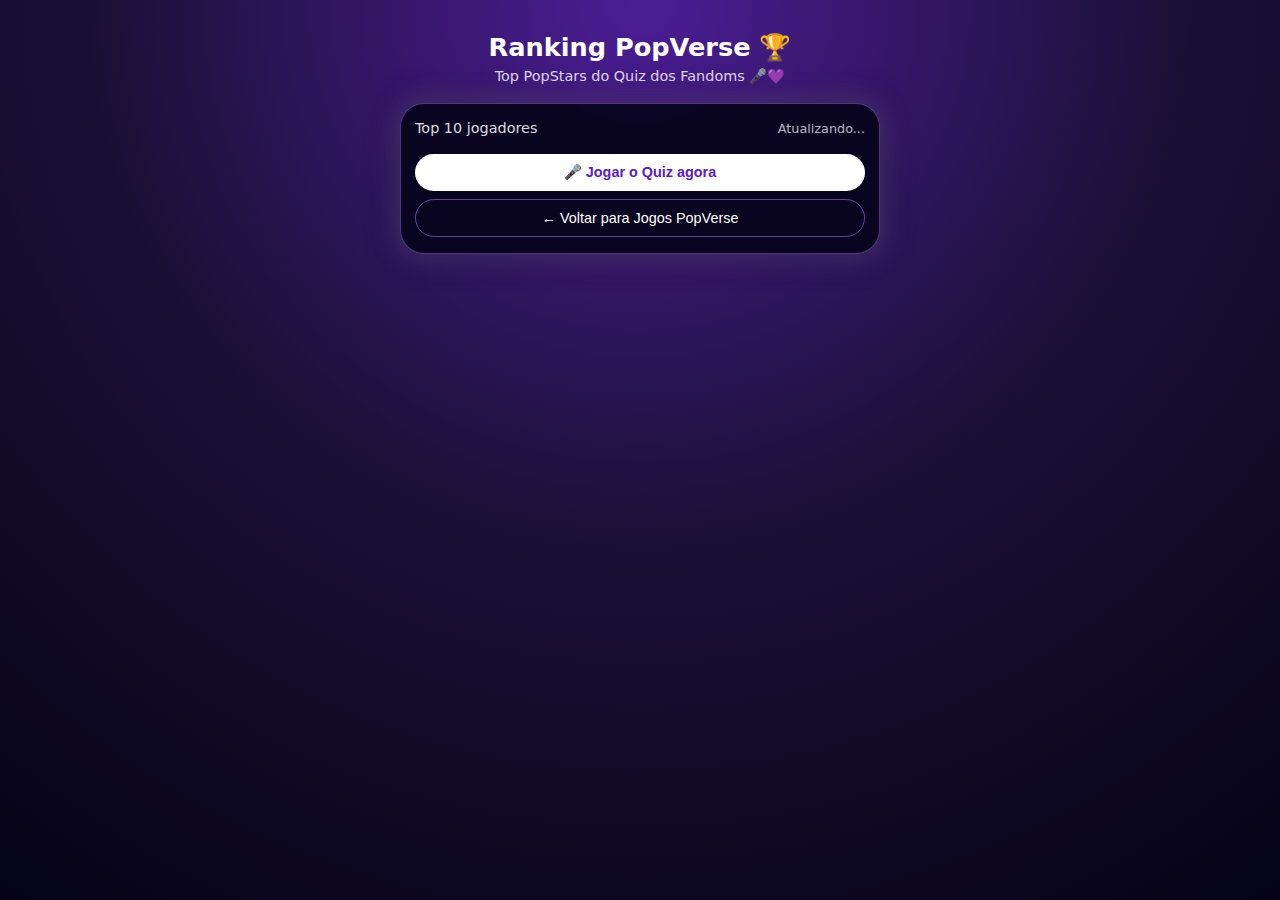
<file: ranking.html>
<!DOCTYPE html>
<html lang="pt-BR">

<head>
    <meta charset="UTF-8">
    <meta name="viewport" content="width=device-width, initial-scale=1.0">
    <title>Ranking PopVerse 🏆</title>
    <style>
        :root {
            --pv-bg1: #050315;
            --pv-bg2: #1a1035;
            --pv-bg3: #4c1d95;
            --pv-accent: #b388ff;
            --pv-gold: #ffd54f;
            --pv-silver: #e0e0e0;
            --pv-bronze: #ffb74d;
        }

        * {
            box-sizing: border-box;
            margin: 0;
            padding: 0;
        }

        body {
            min-height: 100vh;
            background: radial-gradient(circle at top, var(--pv-bg3), var(--pv-bg2), var(--pv-bg1));
            font-family: system-ui, sans-serif;
            color: #fff;
            padding: 20px 16px 32px;
            display: flex;
            justify-content: center;
        }

        main {
            width: 100%;
            max-width: 480px;
        }

        h1 {
            text-align: center;
            font-size: 1.6rem;
            margin-bottom: 6px;
        }

        p.subtitle {
            text-align: center;
            font-size: 0.9rem;
            opacity: 0.8;
        }

        .panel {
            margin-top: 18px;
            background: rgba(8, 5, 32, 0.98);
            border-radius: 24px;
            padding: 16px 14px;
            box-shadow: 0 0 32px rgba(0, 0, 0, 0.6), 0 0 26px rgba(179, 136, 255, 0.5);
            border: 1px solid rgba(179, 136, 255, 0.4);
        }

        .panel-header {
            display: flex;
            justify-content: space-between;
            align-items: center;
            margin-bottom: 10px;
        }

        .panel-header span {
            font-size: 0.9rem;
            opacity: 0.85;
        }

        .ranking-list {
            list-style: none;
            margin-top: 6px;
        }

        .ranking-item {
            display: flex;
            align-items: center;
            justify-content: space-between;
            gap: 8px;
            padding: 10px 10px;
            border-radius: 16px;
            margin-bottom: 8px;
            background: rgba(29, 22, 75, 0.9);
            border: 1px solid rgba(179, 136, 255, 0.3);
        }

        .ranking-item.top1 {
            border-color: var(--pv-gold);
            box-shadow: 0 0 18px rgba(255, 213, 79, 0.8);
        }

        .ranking-item.top2 {
            border-color: var(--pv-silver);
            box-shadow: 0 0 16px rgba(224, 224, 224, 0.7);
        }

        .ranking-item.top3 {
            border-color: var(--pv-bronze);
            box-shadow: 0 0 16px rgba(255, 183, 77, 0.8);
        }

        .ranking-pos {
            width: 40px;
            font-size: 1rem;
        }

        .ranking-name {
            flex: 1;
            font-size: 0.95rem;
        }

        .ranking-score {
            font-size: 0.85rem;
            opacity: 0.9;
        }

        .empty {
            text-align: center;
            font-size: 0.9rem;
            opacity: 0.8;
            margin: 12px 0 6px;
        }

        .btn-row {
            margin-top: 18px;
            display: flex;
            flex-direction: column;
            gap: 8px;
        }

        .btn {
            padding: 10px 14px;
            border-radius: 999px;
            border: none;
            font-size: 0.9rem;
            cursor: pointer;
        }

        .btn-primary {
            background: #fff;
            color: #5b21b6;
            font-weight: 700;
        }

        .btn-ghost {
            background: transparent;
            border: 1px solid rgba(179, 136, 255, 0.5);
            color: #fff;
        }

        @media (min-width: 480px) {
            body {
                padding-top: 32px;
            }
        }
    </style>
</head>

<body>
    <main>
        <h1>Ranking PopVerse 🏆</h1>
        <p class="subtitle">Top PopStars do Quiz dos Fandoms 🎤💜</p>

        <section class="panel">
            <div class="panel-header">
                <span>Top 10 jogadores</span>
                <span id="lastUpdate" style="font-size:0.8rem; opacity:0.7;">Atualizando...</span>
            </div>

            <ul class="ranking-list" id="rankingList"></ul>

            <p class="empty" id="emptyMsg" style="display:none;">
                Ainda ninguém apareceu no palco... seja o primeiro a jogar o Quiz! ✨
            </p>

            <div class="btn-row">
                <button class="btn btn-primary" type="button" onclick="window.location.href='quiz.html'">
                    🎤 Jogar o Quiz agora
                </button>
                <button class="btn btn-ghost" type="button" onclick="window.location.href='games.html'">
                    ← Voltar para Jogos PopVerse
                </button>
            </div>
        </section>
    </main>

    <script type="module">
        import { db } from "./js/firebase.js";
        import {
            collection,
            query,
            orderBy,
            limit,
            onSnapshot
        } from "https://www.gstatic.com/firebasejs/10.7.1/firebase-firestore.js";

        const rankingListEl = document.getElementById("rankingList");
        const emptyMsgEl = document.getElementById("emptyMsg");
        const lastUpdateEl = document.getElementById("lastUpdate");

        const q = query(
            collection(db, "rankingQuiz"),
            orderBy("score", "desc"),
            orderBy("xp", "desc"),
            limit(10)
        );

        onSnapshot(q, (snapshot) => {
            rankingListEl.innerHTML = "";
            const docs = snapshot.docs;

            if (!docs.length) {
                emptyMsgEl.style.display = "block";
            } else {
                emptyMsgEl.style.display = "none";
            }

            let pos = 1;
            docs.forEach(doc => {
                const data = doc.data();
                const li = document.createElement("li");
                li.classList.add("ranking-item");

                if (pos === 1) li.classList.add("top1");
                else if (pos === 2) li.classList.add("top2");
                else if (pos === 3) li.classList.add("top3");

                let prefix;
                if (pos === 1) prefix = "🏆";
                else if (pos === 2) prefix = "🥈";
                else if (pos === 3) prefix = "🥉";
                else prefix = pos + "º";

                li.innerHTML = `
                <span class="ranking-pos">${prefix}</span>
                <span class="ranking-name">${data.jogador || "PopStar"}</span>
                <span class="ranking-score">${data.score || 0} pts • ${data.xp || 0} XP</span>
            `;
                rankingListEl.appendChild(li);
                pos++;
            });

            const now = new Date();
            lastUpdateEl.textContent =
                "Atualizado: " + now.toLocaleTimeString("pt-BR", { hour: "2-digit", minute: "2-digit" });
        });
    </script>
</body>

</html>
</file>
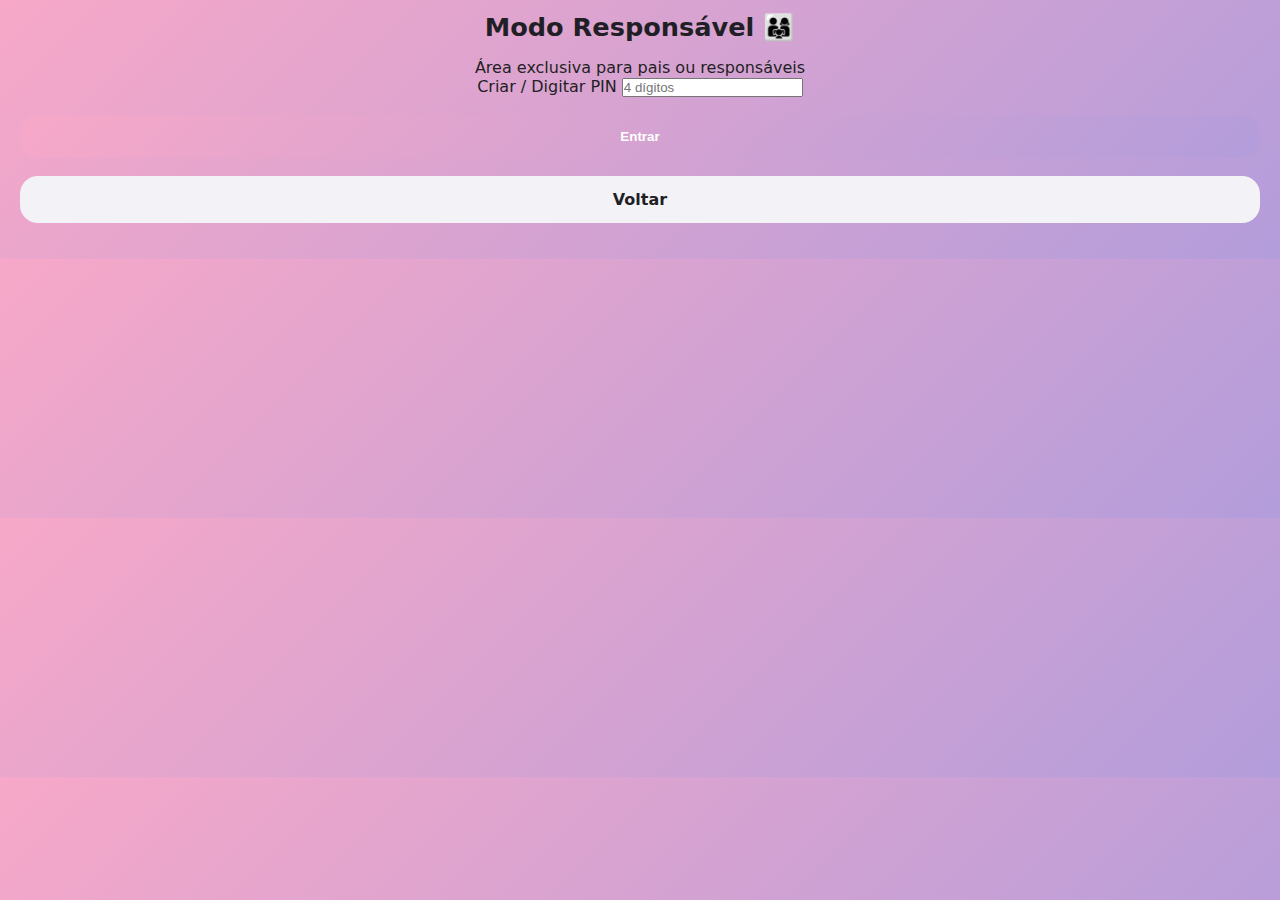
<file: responsavel.html>
<!DOCTYPE html>
<html lang="pt-BR">

<head>
    <meta charset="UTF-8">
    <title>Modo Responsável – PopVerse</title>
    <meta name="viewport" content="width=device-width, initial-scale=1.0">
    <link rel="manifest" href="./manifest.json">
    <meta name="theme-color" content="#B39DDB">
    <link rel="stylesheet" href="./css/styles.css">
</head>

<body>

    <main class="home">
        <h1>Modo Responsável 👨‍👩‍👧</h1>
        <p>Área exclusiva para pais ou responsáveis</p>

        <form id="parentForm" class="avatar-form">
            <label>
                Criar / Digitar PIN
                <input type="password" id="parentPin" maxlength="4" required placeholder="4 dígitos">
            </label>

            <button type="submit" class="btn primary">Entrar</button>
            <a href="./index.html" class="btn secondary">Voltar</a>
        </form>

        <div id="parentPanel" style="display:none;">
            <h2>Configurações</h2>

            <button class="btn secondary" id="resetChat">Limpar conversas</button>
            <button class="btn secondary" id="resetAvatar">Resetar avatar</button>

            <label>
                Faixa etária
                <select id="parentAge">
                    <option value="kids">Até 8 anos</option>
                    <option value="tween">9 a 11 anos</option>
                    <option value="teen">12+</option>
                </select>
            </label>

            <button class="btn primary" id="saveParent">Salvar configurações</button>
        </div>
    </main>

    <script src="./js/responsavel.js"></script>
    <script>
        if ("serviceWorker" in navigator) {
            navigator.serviceWorker.register("./sw.js");
        }
    </script>
</body>

</html>
</file>
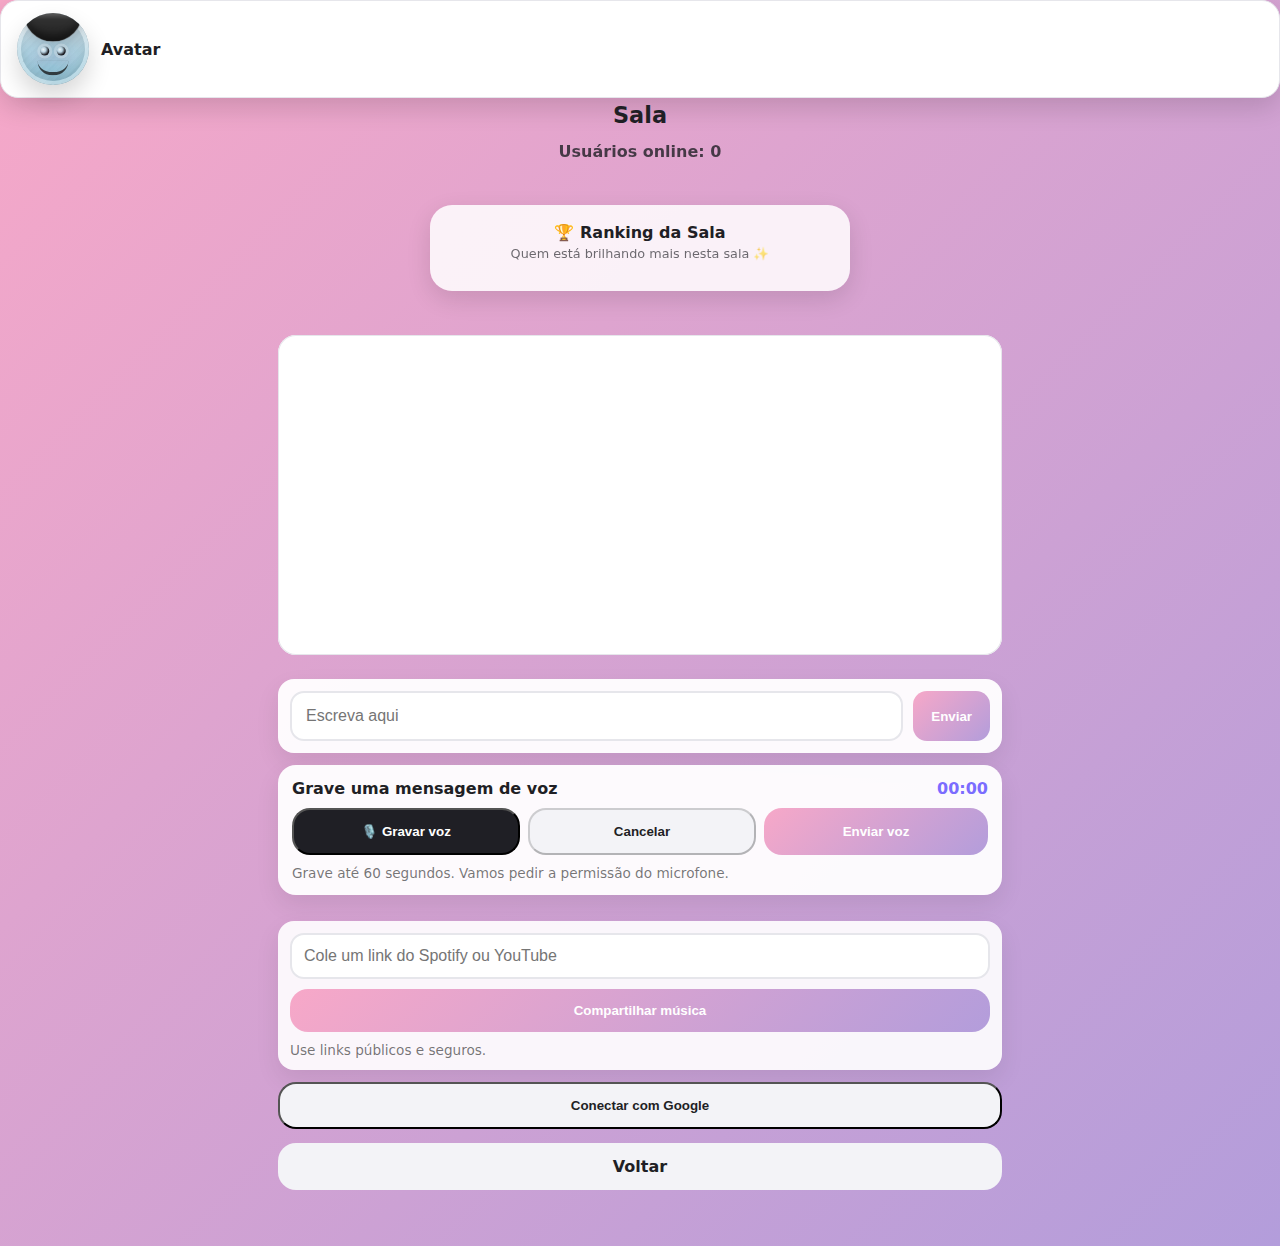
<file: sala.html>
<!DOCTYPE html>
<html lang="pt-BR">

<head>
    <meta charset="UTF-8">
    <title>Sala – PopVerse</title>
    <meta name="viewport" content="width=device-width, initial-scale=1.0">
    <link rel="manifest" href="./manifest.json">
    <meta name="theme-color" content="#B39DDB">
    <link rel="stylesheet" href="./css/styles.css">
</head>

<body>

    <!-- TOPO -->
    <header class="topbar chat-topbar">
        <div class="user-card">
            <div class="avatar-circle small" id="chatAvatar">
                <div class="hair hair-short" id="chatHair"></div>
                <div class="accessory" id="chatAccessory"></div>
                <div class="eyes" id="chatEyes"></div>
                <div class="mouth" id="chatMouth"></div>
                <div class="clothes" id="chatClothes"></div>
            </div>
            <span class="user-name" id="chatUser">Avatar</span>
        </div>
    </header>

    <!-- CHAT -->
    <main class="chat">
        <h1 id="roomTitle">Sala</h1>
        <div class="room-occupancy" id="roomOccupancy">Usuários online: <strong id="onlineCount">0</strong></div>

        <section class="ranking-sala">
            <h3>🏆 Ranking da Sala</h3>
            <p class="ranking-sala-subtitle">
                Quem está brilhando mais nesta sala ✨
            </p>

            <ul id="rankingSala" class="ranking-sala-list">
                <!-- o JS vai preencher aqui -->
            </ul>
        </section>

        <section class="chat-stage">
            <div class="room-participants" id="roomParticipants"></div>

            <div class="messages" id="messages">
                <ul id="chatMensagens"></ul>
            </div>

            <form class="chat-form" id="chatForm">
                <input type="text" id="chatInput" placeholder="Escreva aqui" maxlength="200" aria-label="Mensagem" />
                <button type="submit">Enviar</button>
            </form>

            <div class="voice-message" id="voiceMessage">
                <div class="voice-status">
                    <span id="voiceStatus">Grave uma mensagem de voz</span>
                    <span class="voice-timer" id="voiceTimer">00:00</span>
                </div>
                <div class="voice-controls">
                    <button type="button" class="btn voice-btn" id="voiceRecord">🎙️ Gravar voz</button>
                    <button type="button" class="btn secondary" id="voiceCancel" disabled>Cancelar</button>
                    <button type="button" class="btn primary" id="voiceSend" disabled>Enviar voz</button>
                </div>
                <audio id="voicePreview" controls style="display:none"
                    aria-label="Prévia da sua mensagem de voz"></audio>
                <small class="helper-text">Grave até 60 segundos. Vamos pedir a permissão do microfone.</small>
            </div>

            <div class="music-share">
                <input type="url" id="musicInput" placeholder="Cole um link do Spotify ou YouTube"
                    aria-label="Link de música" />
                <button type="button" class="btn primary" id="musicSend">Compartilhar música</button>
                <small class="helper-text">Use links públicos e seguros.</small>
            </div>

            <button id="btnGoogle" class="btn secondary">Conectar com Google</button>
        </section>

        <a href="./salas.html" class="btn secondary">Voltar</a>
    </main>

    <script type="module" src="./js/utils.js"></script>
    <script type="module" src="./js/firebase.js"></script>
    <script type="module" src="./js/sala.js?v=4"></script>
    <script>
        if ("serviceWorker" in navigator) {
            navigator.serviceWorker.register("./sw.js");
        }
    </script>
</body>

</html>
</file>
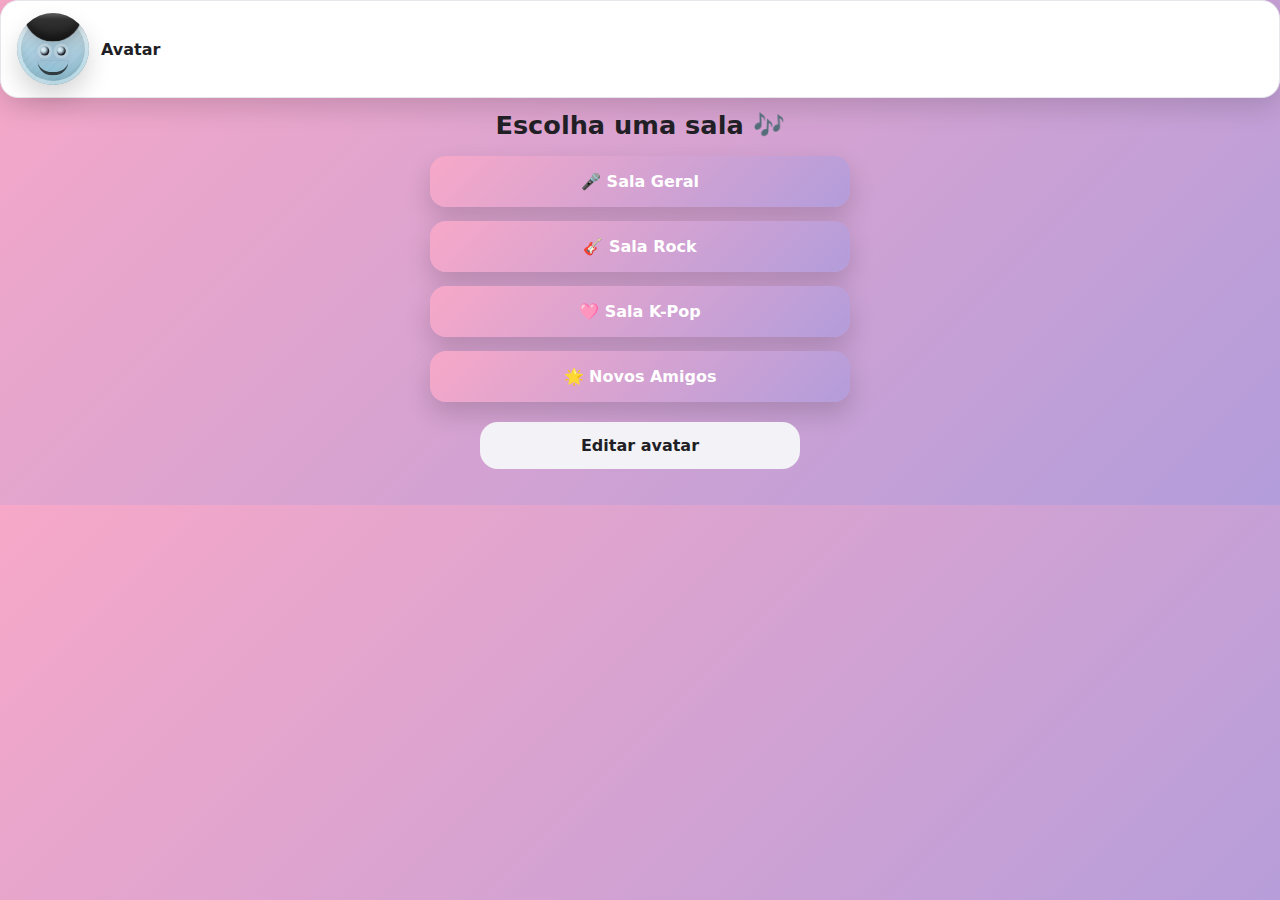
<file: salas.html>
<!DOCTYPE html>
<html lang="pt-BR">

<head>
    <meta charset="UTF-8">
    <title>Salas – PopVerse</title>
    <meta name="viewport" content="width=device-width, initial-scale=1.0">

    <link rel="manifest" href="./manifest.json">
    <meta name="theme-color" content="#B39DDB">

    <link rel="stylesheet" href="./css/styles.css">
</head>

<body>

    <!-- TOPO COM AVATAR -->
    <header class="topbar">
        <div class="user-card">
            <div class="avatar-circle small" id="userAvatar">
                <div class="hair hair-short" id="userHair"></div>
                <div class="accessory" id="userAccessory"></div>
                <div class="eyes" id="userEyes"></div>
                <div class="mouth" id="userMouth"></div>
                <div class="clothes" id="userClothes"></div>
            </div>
            <span class="user-name" id="userName">Avatar</span>
        </div>
    </header>

    <!-- SALAS -->
    <main class="home">
        <h1>Escolha uma sala 🎶</h1>

        <div class="rooms">
            <a href="./sala.html?id=geral" class="room-card">🎤 Sala Geral</a>
            <a href="./sala.html?id=rock" class="room-card">🎸 Sala Rock</a>
            <a href="./sala.html?id=kpop" class="room-card">🩷 Sala K-Pop</a>
            <a href="./sala.html?id=novos-amigos" class="room-card">🌟 Novos Amigos</a>
        </div>

        <div class="actions">
            <a href="./avatar.html" class="btn secondary">Editar avatar</a>
        </div>
    </main>

    <script src="./js/salas.js"></script>
    <script>
        if ("serviceWorker" in navigator) {
            navigator.serviceWorker.register("./sw.js");
        }
    </script>
</body>

</html>
</file>
<file: css/styles.css>
:root {
    --pink-soft: #F7A8C8;
    --pink-light: #FFE2EE;
    --purple-soft: #B39DDB;
    --purple-dark: #7B6CFF;
    --text-main: #1F1F25;
    --border-soft: #E6E6EB;
    --white: #ffffff;
    --glow-blue: #7BE0FF;
    --glow-purple: #C7B6FF;
    --ink-soft: #2a2435;
    --grain: repeating-linear-gradient(135deg,
            rgba(255, 255, 255, 0.03) 0 2px,
            rgba(0, 0, 0, 0.02) 2px 4px,
            transparent 4px 6px);
}

/* Reset básico */
* {
    box-sizing: border-box;
    margin: 0;
    padding: 0;
}

body {
    font-family: "Inter", system-ui, -apple-system, sans-serif;
    background: linear-gradient(135deg, #F7A8C8, #B39DDB);
    color: var(--text-main);
}



.user-card {
    display: flex;
    align-items: center;
    gap: 12px;
    background: var(--white);
    padding: 12px 16px;
    border-radius: 18px;
    box-shadow: 0 10px 26px rgba(0, 0, 0, 0.14);
    border: 1px solid var(--border-soft);
}

.avatar-circle.small {
    width: 72px;
    height: 72px;
    box-shadow:
        inset 0 -6px 10px rgba(0, 0, 0, 0.10),
        0 12px 24px rgba(0, 0, 0, 0.16);
}

.user-name {
    font-weight: 800;
    font-size: 1rem;
}

/* =====================================================
     LAYOUT AVATAR
     ===================================================== */

.avatar-page {
    min-height: 100vh;
    display: flex;
    justify-content: center;
    align-items: center;
    padding: 24px;
}

.avatar-card {
    position: relative;
    background:
        radial-gradient(circle at 22% 18%, rgba(123, 224, 255, 0.16), transparent 36%),
        radial-gradient(circle at 78% 12%, rgba(195, 167, 255, 0.16), transparent 40%),
        linear-gradient(145deg, rgba(255, 255, 255, 0.94), rgba(255, 255, 255, 0.86));
    width: 100%;
    max-width: 420px;
    border-radius: 28px;
    padding: 26px;
    border: 1px solid var(--border-soft);
    box-shadow:
        0 18px 40px rgba(0, 0, 0, 0.18),
        0 0 0 1px rgba(255, 255, 255, 0.6),
        0 0 38px rgba(123, 224, 255, 0.26);
    backdrop-filter: blur(8px);
    overflow: hidden;
}

.avatar-card::after {
    content: "";
    position: absolute;
    inset: -42% -42% auto auto;
    height: 58%;
    background: radial-gradient(circle at 25% 25%, rgba(123, 224, 255, 0.18), transparent 55%);
    pointer-events: none;
}

/* Título */
.avatar-title {
    font-size: 1.4rem;
    font-weight: 800;
    text-align: center;
    margin-bottom: 6px;
}

.avatar-subtitle {
    font-size: 0.9rem;
    text-align: center;
    opacity: 0.7;
    margin-bottom: 20px;
}

/* =====================================================
     AVATAR PREVIEW
     ===================================================== */

.avatar-preview {
    display: grid;
    place-items: center;
    gap: 10px;
    margin-bottom: 24px;
    padding: 14px;
    background:
        linear-gradient(180deg, rgba(255, 255, 255, 0.9), rgba(255, 255, 255, 0.68)),
        radial-gradient(circle at 50% -10%, rgba(123, 224, 255, 0.12), transparent 55%);
    border-radius: 22px;
    border: 1px solid rgba(255, 255, 255, 0.7);
    box-shadow:
        inset 0 1px 0 rgba(255, 255, 255, 0.8),
        0 18px 32px rgba(0, 0, 0, 0.12);
}

/* vinheta (dá “foto”) */
.avatar-vignette {
    position: absolute;
    inset: 0;
    border-radius: 50%;
    background: radial-gradient(circle at center, rgba(0, 0, 0, 0) 55%, rgba(0, 0, 0, .20) 100%);
    pointer-events: none;
}

/* micro-anim (premium feel) */
.avatar-circle.is-changing {
    animation: pop .16s ease-out;
}

@keyframes pop {
    0% {
        transform: scale(.97);
    }

    100% {
        transform: scale(1);
    }
}

.avatar-name {
    margin-top: 10px;
    font-weight: 700;
    font-size: 0.95rem;
}

/* Base do avatar */
.avatar-circle {
    width: 128px;
    height: 128px;
    border-radius: 50%;
    position: relative;
    overflow: hidden;
    isolation: isolate;

    background: radial-gradient(circle at 30% 20%, #dfe9ee 0%, #9fb3bd 45%, #7f98a3 100%);

    box-shadow:
        0 0 0 4px rgba(255, 255, 255, 0.65),
        inset 0 -8px 12px rgba(0, 0, 0, 0.10),
        0 18px 36px rgba(0, 0, 0, 0.22),
        0 0 38px rgba(123, 224, 255, 0.35),
        0 0 0 8px rgba(255, 255, 255, 0.08),
        0 0 0 1px rgba(42, 36, 53, 0.06),
        0 28px 46px rgba(0, 0, 0, 0.25);

    transition: transform .2s ease;
    animation: breathe 4s ease-in-out infinite;
}

.avatar-card .avatar-circle {
    width: 180px;
    height: 180px;
}

.avatar-circle::before {
    content: "";
    position: absolute;
    inset: -10px;
    border-radius: 50%;
    background:
        radial-gradient(circle at 70% 30%, rgba(255, 255, 255, 0.45), transparent 55%),
        radial-gradient(circle at 30% 70%, rgba(123, 224, 255, 0.28), transparent 60%),
        radial-gradient(circle at 50% 50%, rgba(123, 188, 255, 0.22), transparent 65%),
        conic-gradient(from 220deg at 50% 50%, rgba(255, 255, 255, 0.16), transparent 40%, rgba(123, 224, 255, 0.26) 70%, transparent 100%);
    filter: blur(7px);
    z-index: 1;
    pointer-events: none;
}

.avatar-circle::after {
    content: "";
    position: absolute;
    inset: 0;
    border-radius: 50%;
    background:
        radial-gradient(40% 26% at 35% 62%, rgba(255, 168, 200, 0.18), transparent 60%),
        radial-gradient(40% 26% at 65% 62%, rgba(255, 168, 200, 0.18), transparent 60%),
        radial-gradient(circle at 50% 50%, rgba(123, 224, 255, 0.16), transparent 70%),
        var(--grain);
    background-blend-mode: normal, normal, normal, soft-light;
    box-shadow: inset 0 0 0 4px rgba(255, 255, 255, 0.6);
    z-index: 0;
    pointer-events: none;
}

.avatar-circle:hover {
    transform: translateY(-2px);
}

.avatar-light {
    position: absolute;
    top: 10px;
    left: 20px;
    width: 60%;
    height: 60%;
    background: radial-gradient(circle, rgba(255, 255, 255, 0.6), transparent);
    border-radius: 50%;
    pointer-events: none;
    z-index: 1;
}

.avatar-head {
    position: absolute;
    inset: 0;
    display: flex;
    justify-content: center;
    align-items: flex-start;
    z-index: 2;
}

.face {
    position: absolute;
    top: 72px;
    left: 50%;
    transform: translateX(-50%);
    width: 120px;
    height: 70px;
    display: flex;
    flex-direction: column;
    align-items: center;
    justify-content: center;
    gap: 10px;
    pointer-events: none;
    z-index: 4;
}

/* =====================================================
     CAMADAS DO AVATAR
     ===================================================== */

/* CABELO */
.hair {
    position: absolute;
    top: -6px;
    left: 50%;
    transform: translateX(-50%);
    width: 150px;
    height: 90px;

    background:
        linear-gradient(to bottom, #3B3B3B, #1F1F1F),
        var(--grain);
    background-blend-mode: normal, soft-light;
    border-radius: 0 0 90px 90px;
    border: 1px solid rgba(255, 255, 255, 0.12);
    box-shadow:
        inset 0 -10px 10px rgba(0, 0, 0, 0.35),
        inset 0 8px 12px rgba(255, 255, 255, 0.08),
        0 0 0 1px rgba(31, 31, 37, 0.08),
        0 10px 20px rgba(0, 0, 0, 0.18);
    z-index: 3;
}

.hair::before {
    content: "";
    position: absolute;
    inset: 8% 10% auto 10%;
    height: 38%;
    border-radius: 50%;
    background: linear-gradient(180deg, rgba(255, 255, 255, 0.32), transparent 70%);
    pointer-events: none;
    opacity: 0.8;
}

.hair-short {
    height: 44%;
}

.hair-fringe {
    height: 48%;
    clip-path: ellipse(90% 75% at 50% 35%);
}

.hair-long {
    height: 62%;
    border-radius: 0 0 40% 40%;
}

.hair-pony {
    height: 52%;
    border-radius: 0 0 46% 46%;
    box-shadow:
        inset 0 -8px 10px rgba(0, 0, 0, 0.32),
        0 8px 14px rgba(0, 0, 0, 0.15);
}

.hair-pony::after {
    content: "";
    position: absolute;
    right: 14%;
    bottom: -8px;
    width: 16px;
    height: 34px;
    background: inherit;
    border-radius: 12px;
    transform: rotate(8deg);
}

.hair-mohawk {
    height: 58%;
    width: 84%;
    left: 8%;
    clip-path: polygon(50% 0%, 60% 12%, 70% 0%, 80% 12%, 90% 0%, 92% 40%, 8% 40%, 10% 0%, 20% 12%, 30% 0%, 40% 12%);
    box-shadow:
        inset 0 -10px 12px rgba(0, 0, 0, 0.28),
        0 6px 14px rgba(0, 0, 0, 0.22);
}

.hair-braids {
    height: 60%;
    border-radius: 0 0 44% 44%;
    box-shadow:
        inset 0 -8px 10px rgba(0, 0, 0, 0.32),
        0 10px 18px rgba(0, 0, 0, 0.16);
}

.hair-braids::before,
.hair-braids::after {
    content: "";
    position: absolute;
    width: 16px;
    height: 46px;
    background: inherit;
    border-radius: 12px;
    bottom: -18px;
    box-shadow:
        inset 0 -6px 8px rgba(0, 0, 0, 0.26),
        0 6px 12px rgba(0, 0, 0, 0.22);
}

.hair-braids::before {
    left: 16%;
    transform: rotate(-6deg);
}

.hair-braids::after {
    right: 16%;
    transform: rotate(6deg);
}

.hair-curly {
    height: 64%;
    border-radius: 0 0 48% 48%;
    clip-path: ellipse(56% 58% at 50% 46%);
    box-shadow:
        inset 0 -10px 12px rgba(0, 0, 0, 0.30),
        0 10px 18px rgba(0, 0, 0, 0.18);
}

.hair-curly::before,
.hair-curly::after {
    content: "";
    position: absolute;
    width: 32px;
    height: 32px;
    background: inherit;
    border-radius: 50%;
    box-shadow:
        inset 0 -6px 10px rgba(0, 0, 0, 0.24),
        0 6px 12px rgba(0, 0, 0, 0.18);
    bottom: -6px;
}

.hair-curly::before {
    left: 18%;
}

.hair-curly::after {
    right: 18%;
}

.hair-bob {
    height: 48%;
    border-radius: 0 0 52% 52%;
    box-shadow:
        inset 0 -8px 12px rgba(0, 0, 0, 0.28),
        0 8px 16px rgba(0, 0, 0, 0.16);
    clip-path: ellipse(90% 90% at 50% 10%);
}

.hair-bob::after {
    content: "";
    position: absolute;
    bottom: -6px;
    left: 8%;
    width: 84%;
    height: 18px;
    background: inherit;
    border-radius: 12px;
    opacity: 0.75;
}

.hair-bun::after {
    content: "";
    position: absolute;
    top: -10px;
    left: 50%;
    width: 28px;
    height: 28px;
    background: inherit;
    border-radius: 50%;
    transform: translateX(-50%);
}

.hair-wavy::after {
    content: "";
    position: absolute;
    bottom: -6px;
    width: 100%;
    height: 12px;
    background: inherit;
    border-radius: 50%;
    opacity: 0.8;
}

/* OLHOS */
.eyes {
    display: flex;
    justify-content: center;
    align-items: center;
    gap: 18px;
    z-index: 4;
}

.eyes::before,
.eyes::after {
    content: "";
    width: 12px;
    height: 12px;
    background: radial-gradient(circle at 35% 35%, rgba(255, 255, 255, 0.8) 0%, rgba(255, 255, 255, 0.2) 30%, rgba(31, 31, 37, 1) 65%);
    border-radius: 50%;
    box-shadow:
        0 0 0 4px rgba(255, 255, 255, 0.24),
        0 6px 14px rgba(0, 0, 0, 0.22);
}

.eyes-2::before,
.eyes-2::after {
    height: 6px;
    border-radius: 0 0 12px 12px;
}

.eyes-3::before,
.eyes-3::after {
    height: 2px;
    border-radius: 4px;
}

.eyes-4::before,
.eyes-4::after {
    width: 14px;
    height: 14px;
    background: linear-gradient(145deg, #fff, #e4d7ff);
    box-shadow:
        0 0 0 3px rgba(31, 31, 37, 0.65),
        0 6px 12px rgba(0, 0, 0, 0.25),
        0 0 12px rgba(199, 182, 255, 0.6);
}

.eyes-5::before,
.eyes-5::after {
    height: 4px;
    width: 16px;
    border-radius: 999px;
    background: var(--text-main);
    box-shadow: none;
}

.eyes-6::before,
.eyes-6::after {
    width: 14px;
    height: 14px;
    background: radial-gradient(circle at 50% 40%, #8af0ff 0%, #4cc4ff 55%, #0f6fff 100%);
    box-shadow:
        0 0 0 3px rgba(15, 111, 255, 0.35),
        0 0 14px rgba(123, 224, 255, 0.55),
        0 8px 12px rgba(0, 0, 0, 0.24);
}

.eyes-7::before,
.eyes-7::after {
    width: 16px;
    height: 8px;
    background: var(--text-main);
    border-radius: 12px 12px 4px 4px;
    transform: skewX(-10deg);
}

.eyes-8::before,
.eyes-8::after {
    width: 14px;
    height: 14px;
    background: radial-gradient(circle at 40% 35%, #fff 0%, #ffe57f 35%, #ff9f43 100%);
    box-shadow:
        0 0 0 3px rgba(255, 159, 67, 0.4),
        0 6px 12px rgba(0, 0, 0, 0.25),
        0 0 16px rgba(255, 205, 86, 0.6);
    transform: scale(1.1);
}

.eyes-9::before,
.eyes-9::after {
    width: 16px;
    height: 16px;
    background: radial-gradient(circle at 50% 50%, #ff4d6d 0%, #ff1e56 60%, #b31245 100%);
    box-shadow:
        0 0 0 3px rgba(255, 77, 109, 0.35),
        0 0 14px rgba(255, 77, 109, 0.55),
        0 6px 12px rgba(0, 0, 0, 0.22);
    border-radius: 50% 50% 42% 42% / 60% 60% 40% 40%;
}

.eyes-10::before,
.eyes-10::after {
    width: 14px;
    height: 14px;
    background: radial-gradient(circle at 50% 35%, #fff 0%, #ffe8a6 45%, #ffbe6f 100%);
    box-shadow:
        0 0 0 3px rgba(255, 190, 111, 0.4),
        0 6px 12px rgba(0, 0, 0, 0.22),
        0 0 14px rgba(255, 214, 102, 0.55);
    transform: scale(1.05) rotate(-4deg);
}

.eyes-11::before,
.eyes-11::after {
    width: 12px;
    height: 14px;
    background: radial-gradient(circle at 50% 40%, #fff 0%, #dff2ff 45%, #7bcfff 100%);
    box-shadow:
        0 0 0 3px rgba(123, 207, 255, 0.35),
        0 6px 12px rgba(0, 0, 0, 0.2),
        0 0 14px rgba(123, 207, 255, 0.6);
    border-radius: 40% 40% 50% 50% / 60% 60% 40% 40%;
    transform: translateY(2px);
}

.eyes-mentor::before,
.eyes-mentor::after {
    width: 14px;
    height: 10px;
    background: radial-gradient(circle at 40% 35%, #fff 0%, #f5e6ff 45%, #1f1f25 90%);
    border-radius: 12px;
    box-shadow:
        0 0 0 3px rgba(31, 31, 37, 0.55),
        0 8px 14px rgba(0, 0, 0, 0.24);
    transform: translateY(2px);
}

.eyes-confident::before,
.eyes-confident::after {
    width: 16px;
    height: 10px;
    background: radial-gradient(circle at 45% 35%, #fff 0%, #fef6d8 40%, #1f1f25 90%);
    border-radius: 12px 12px 10px 10px;
    box-shadow:
        0 0 0 3px rgba(31, 31, 37, 0.65),
        0 10px 16px rgba(0, 0, 0, 0.28);
    transform: translateY(1px) rotate(-4deg);
}

.eyes-rebel::before,
.eyes-rebel::after {
    width: 16px;
    height: 8px;
    background: linear-gradient(135deg, #1f1f25 0%, #3b2a4f 80%);
    border-radius: 12px 12px 6px 6px;
    box-shadow:
        0 0 0 3px rgba(31, 31, 37, 0.55),
        0 8px 14px rgba(0, 0, 0, 0.26);
    transform: skewX(-8deg) translateY(2px);
}

.eyes-smart::before,
.eyes-smart::after {
    width: 14px;
    height: 14px;
    background: radial-gradient(circle at 50% 40%, #e8f3ff 0%, #9ed0ff 45%, #1f4ea8 100%);
    box-shadow:
        0 0 0 3px rgba(29, 86, 160, 0.4),
        0 0 0 6px rgba(255, 255, 255, 0.22),
        0 8px 12px rgba(0, 0, 0, 0.22);
    border-radius: 50%;
    transform: translateY(1px);
}

.eyes-friendly::before,
.eyes-friendly::after {
    width: 15px;
    height: 12px;
    background: radial-gradient(circle at 45% 35%, #fff 0%, #ffe3d4 50%, #1f1f25 90%);
    border-radius: 14px;
    box-shadow:
        0 0 0 3px rgba(31, 31, 37, 0.5),
        0 8px 12px rgba(0, 0, 0, 0.22);
    transform: translateY(1px) rotate(2deg);
}

/* BOCA */
.mouth {
    position: relative;
    width: 38px;
    height: 18px;
    z-index: 4;
}

.mouth::before {
    content: "";
    position: absolute;
    inset: 0;
    border-bottom: 4px solid rgba(20, 20, 20, .85);
    border-radius: 0 0 28px 28px;
    opacity: .9;
}

.mouth--soft::before {
    border-bottom-width: 3px;
}

.mouth--neutral::before {
    border-bottom-width: 3px;
    border-radius: 0 0 22px 22px;
}

.mouth-2::before {
    height: 14px;
    border-radius: 0 0 24px 24px;
}

.mouth-3::before {
    width: 14px;
    height: 14px;
    border-radius: 50%;
    border: 3px solid var(--text-main);
    background: transparent;
}

.mouth-4::before {
    width: 30px;
    height: 12px;
    border-bottom: 3px solid var(--text-main);
    border-radius: 0 0 18px 18px;
    transform: rotate(-4deg);
}

.mouth-5::before {
    width: 28px;
    height: 18px;
    border: 3px solid var(--text-main);
    border-radius: 14px;
    background: linear-gradient(180deg, #ffccd5, #ff9fb8);
}

.mouth-6::before {
    width: 30px;
    height: 16px;
    border-radius: 14px;
    background: linear-gradient(180deg, #1f1f25 0%, #0e0e14 100%);
    border: 3px solid var(--text-main);
    box-shadow: inset 0 -6px 0 #ff4d6d;
}

.mouth-7::before {
    width: 30px;
    height: 4px;
    border-radius: 12px;
    background: var(--text-main);
}

.mouth-8::before {
    width: 30px;
    height: 16px;
    border-radius: 14px;
    background: linear-gradient(180deg, #140d1f 0%, #0b0714 100%);
    border: 3px solid #0b0714;
    box-shadow:
        inset 0 -4px 0 #ff4d6d,
        0 6px 12px rgba(0, 0, 0, 0.22);
}

.mouth-9::before {
    width: 32px;
    height: 18px;
    border-radius: 16px;
    background: linear-gradient(180deg, #ff8faf 0%, #ff4d6d 80%);
    border: 3px solid var(--text-main);
    box-shadow:
        inset 0 -6px 0 #ffccd5,
        0 6px 12px rgba(0, 0, 0, 0.2);
}

.mouth-10::before {
    width: 32px;
    height: 18px;
    border-radius: 18px;
    background: linear-gradient(180deg, #ffd4e6 0%, #ff9ac9 80%);
    border: 3px solid var(--text-main);
    box-shadow:
        inset 0 -6px 0 #ff6f9f,
        0 6px 12px rgba(0, 0, 0, 0.22);
}

.mouth-11::before {
    width: 30px;
    height: 16px;
    border-radius: 50% 50% 60% 60% / 70% 70% 40% 40%;
    background: var(--text-main);
    box-shadow:
        inset 0 -6px 0 #ff4d6d,
        0 6px 12px rgba(0, 0, 0, 0.2);
}

.mouth-mentor::before {
    width: 30px;
    height: 16px;
    border-radius: 14px;
    background: linear-gradient(180deg, #f0e7ff 0%, #d3c4ff 90%);
    border: 3px solid #1f1f25;
    box-shadow:
        inset 0 -6px 0 rgba(255, 255, 255, 0.4),
        0 6px 12px rgba(0, 0, 0, 0.22);
}

.mouth-confident::before {
    width: 32px;
    height: 12px;
    border-radius: 50% 50% 60% 60% / 80% 80% 40% 40%;
    background: linear-gradient(180deg, #1f1f25 0%, #0f0f16 100%);
    border: 3px solid #1f1f25;
    box-shadow:
        inset 0 -4px 0 #7b6cff,
        0 6px 12px rgba(0, 0, 0, 0.22);
    transform: translateY(1px);
}

.mouth-rebel::before {
    width: 32px;
    height: 10px;
    border-radius: 14px;
    background: linear-gradient(135deg, #ff4d6d 0%, #7b1f3f 100%);
    border: 3px solid #1f1f25;
    box-shadow:
        inset 0 -4px 0 rgba(255, 255, 255, 0.25),
        0 6px 12px rgba(0, 0, 0, 0.24);
    transform: skewX(-8deg) translateY(2px);
}

.mouth-smart::before {
    width: 34px;
    height: 14px;
    border-radius: 14px;
    background: linear-gradient(180deg, #e8f3ff 0%, #b7d8ff 90%);
    border: 3px solid #1f4ea8;
    box-shadow:
        inset 0 -4px 0 rgba(255, 255, 255, 0.5),
        0 6px 12px rgba(0, 0, 0, 0.2);
    transform: translateY(1px);
}

.mouth-friendly::before {
    width: 32px;
    height: 14px;
    border-radius: 16px;
    background: linear-gradient(180deg, #ffe3d4 0%, #ffb6a9 85%);
    border: 3px solid #1f1f25;
    box-shadow:
        inset 0 -6px 0 rgba(255, 255, 255, 0.4),
        0 6px 12px rgba(0, 0, 0, 0.2);
    transform: translateY(1px);
}

/* ROUPA */
.clothes {
    position: absolute;
    bottom: -8px;
    left: -10%;
    width: 120%;
    height: 62px;
    z-index: 2;
    opacity: .9;
}

.clothes::before {
    content: "";
    width: 74%;
    height: 62px;
    background:
        linear-gradient(165deg, var(--purple-soft) 0%, var(--purple-dark) 70%),
        var(--grain);
    background-blend-mode: normal, soft-light;
    border-radius: 26px 26px 34px 34px;
    box-shadow:
        inset 0 8px 14px rgba(255, 255, 255, 0.28),
        0 -8px 14px rgba(0, 0, 0, 0.18),
        0 10px 22px rgba(0, 0, 0, 0.12),
        0 0 0 1px rgba(31, 31, 37, 0.05);
}

.clothes::after {
    content: "";
    position: absolute;
    bottom: -8px;
    width: 56%;
    height: 18px;
    border-radius: 50%;
    background: radial-gradient(circle at 50% 20%, rgba(255, 255, 255, 0.32), transparent 70%);
    filter: blur(6px);
    pointer-events: none;
}

.clothes-2::before {
    background: linear-gradient(to bottom, #7BCFFF, #3E8BFF);
}

.clothes-3::before {
    background: linear-gradient(to bottom, #FFCDA5, #FF9B73);
}

.clothes-4::before {
    background: linear-gradient(145deg, #0dd4ff, #2a8bff);
}

.clothes-5::before {
    background: linear-gradient(145deg, #1b1540, #4a3ccf);
    box-shadow:
        inset 0 12px 20px rgba(255, 255, 255, 0.12),
        0 -8px 14px rgba(0, 0, 0, 0.2),
        0 0 18px rgba(123, 188, 255, 0.32);
}

.clothes-6::before {
    background: linear-gradient(160deg, #d9e4ef, #9fb6ce);
    box-shadow:
        inset 0 10px 16px rgba(255, 255, 255, 0.28),
        0 -10px 16px rgba(0, 0, 0, 0.2),
        0 0 18px rgba(146, 189, 255, 0.38);
    border: 1px solid rgba(255, 255, 255, 0.6);
}

.clothes-7::before {
    background: linear-gradient(145deg, #0ef0c7, #3a6bff);
    box-shadow:
        inset 0 12px 20px rgba(255, 255, 255, 0.14),
        0 -12px 18px rgba(0, 0, 0, 0.22),
        0 0 22px rgba(122, 240, 255, 0.55);
}

.clothes-8::before {
    background: linear-gradient(180deg, #1f1f25 0%, #32324d 80%);
    box-shadow:
        inset 0 12px 18px rgba(255, 255, 255, 0.1),
        0 -10px 18px rgba(0, 0, 0, 0.2),
        0 0 24px rgba(123, 188, 255, 0.32);
    border: 1px solid rgba(255, 255, 255, 0.35);
}

.clothes-9::before {
    background: linear-gradient(150deg, #00f2ff, #7b6cff 55%, #ff6fb1);
    box-shadow:
        inset 0 14px 22px rgba(255, 255, 255, 0.16),
        0 -12px 20px rgba(0, 0, 0, 0.24),
        0 0 28px rgba(0, 242, 255, 0.45);
    border: 1px solid rgba(255, 255, 255, 0.5);
}

.clothes-10::before {
    background: linear-gradient(175deg, #f8e6ff 0%, #d3b8ff 60%, #b39ddb);
    box-shadow:
        inset 0 12px 18px rgba(255, 255, 255, 0.16),
        0 -10px 18px rgba(0, 0, 0, 0.18),
        0 0 20px rgba(195, 167, 255, 0.42);
    border: 1px solid rgba(255, 255, 255, 0.5);
}

.clothes-11::before {
    background: linear-gradient(165deg, #ffb8d9 0%, #ff82c6 55%, #f75fa5 100%);
    box-shadow:
        inset 0 14px 20px rgba(255, 255, 255, 0.16),
        0 -12px 20px rgba(0, 0, 0, 0.2),
        0 0 24px rgba(255, 130, 198, 0.42);
    border: 1px solid rgba(255, 255, 255, 0.6);
}

/* ACESSÓRIOS */
.accessory {
    position: absolute;
    inset: 0;
    display: block;
    z-index: 5;
    pointer-events: none;
}

.acc-bow,
.acc-glasses,
.acc-cap,
.acc-visor,
.acc-mask,
.acc-crown,
.acc-headphones,
.acc-star,
.acc-headband,
.acc-flower {
    position: absolute;
    left: 50%;
    transform: translateX(-50%);
}

.acc-bow {
    top: 14%;
    left: 24%;
    transform: translate(-50%, -40%) rotate(-10deg);
}

.acc-glasses {
    top: 46%;
    width: 78px;
    height: 22px;
    transform: translate(-50%, -50%);
}

.acc-cap {
    top: 12%;
    transform: translate(-50%, -50%);
}

.acc-visor {
    top: 32%;
    width: 90%;
    transform: translate(-50%, -40%);
}

.acc-mask {
    top: 62%;
    width: 80%;
    transform: translate(-50%, -50%);
}

.acc-crown {
    top: 4%;
    transform: translate(-50%, -40%);
}

.acc-headphones {
    inset: 0;
    left: 0;
    right: 0;
    top: 0;
    bottom: 0;
    transform: none;
}

.acc-star {
    top: 16%;
    left: 76%;
    transform: translate(-50%, -50%) rotate(8deg);
}

.acc-headband {
    top: 14%;
}

.acc-flower {
    top: 12%;
    left: 22%;
    transform: translate(-50%, -50%);
}

.acc-bow::before {
    content: "🎀";
    font-size: 36px;
    filter: drop-shadow(0 4px 6px rgba(0, 0, 0, 0.25));
}

.acc-glasses::before {
    content: "";
    width: 100%;
    height: 100%;
    border: 3px solid #1F1F25;
    border-radius: 8px;
    position: relative;
    box-shadow: inset 0 0 0 3px rgba(255, 255, 255, 0.1);
}

.acc-glasses::after {
    content: "";
    position: absolute;
    width: 14px;
    height: 3px;
    background: #1F1F25;
    top: 50%;
    transform: translateY(-50%);
}

.acc-cap::before {
    content: "";
    width: 64px;
    height: 26px;
    background: linear-gradient(135deg, #333, #111);
    border-radius: 20px 20px 10px 10px;
    position: absolute;
    top: -18px;
    box-shadow: inset 0 -4px 6px rgba(0, 0, 0, 0.35);
}

.acc-visor::before {
    content: "";
    width: 76%;
    height: 18px;
    background: linear-gradient(145deg, #5cf0ff, #7b6cff);
    border-radius: 14px;
    position: absolute;
    top: 6%;
    box-shadow:
        inset 0 0 0 2px rgba(255, 255, 255, 0.35),
        0 6px 12px rgba(0, 0, 0, 0.25),
        0 0 16px rgba(123, 224, 255, 0.45);
}

.acc-mask::before {
    content: "";
    width: 100%;
    height: 28px;
    background: linear-gradient(180deg, #1f1f25, #0f0f16);
    border-radius: 14px;
    position: absolute;
    top: 0;
    box-shadow:
        inset 0 0 0 3px rgba(255, 255, 255, 0.05),
        0 6px 12px rgba(0, 0, 0, 0.3);
}

.acc-crown::before {
    content: "👑";
    position: absolute;
    top: -12px;
    font-size: 28px;
    filter: drop-shadow(0 4px 6px rgba(0, 0, 0, 0.22));
}

.acc-halo::before {
    content: "";
    position: absolute;
    top: -14px;
    left: 50%;
    width: 86%;
    height: 16px;
    transform: translateX(-50%);
    border: 4px solid rgba(255, 230, 120, 0.9);
    border-radius: 999px;
    box-shadow:
        0 0 18px rgba(255, 230, 120, 0.9),
        0 8px 14px rgba(0, 0, 0, 0.18);
    background: radial-gradient(circle at 50% 50%, rgba(255, 255, 255, 0.6), transparent 65%);
}

.acc-earrings::before,
.acc-earrings::after {
    content: "";
    position: absolute;
    width: 10px;
    height: 18px;
    border-radius: 999px;
    background: linear-gradient(145deg, #ffe8a3, #ffd36f);
    box-shadow:
        0 3px 8px rgba(0, 0, 0, 0.25),
        inset 0 0 0 2px rgba(255, 255, 255, 0.4);
    top: 54%;
}

.acc-earrings::before {
    left: 6%;
}

.acc-earrings::after {
    right: 6%;
}

.acc-headphones::before,
.acc-headphones::after {
    content: "";
    position: absolute;
}

.acc-headphones::before {
    width: 78%;
    height: 42%;
    left: 11%;
    top: 8%;
    border: 5px solid #1f1f25;
    border-bottom: transparent;
    border-radius: 80% 80% 60% 60%;
    background: linear-gradient(145deg, #2e2b4b, #1f1f25);
    box-shadow:
        inset 0 0 0 2px rgba(255, 255, 255, 0.08),
        0 8px 18px rgba(0, 0, 0, 0.32);
}

.acc-headphones::after {
    width: 28px;
    height: 36px;
    left: 9%;
    top: 46%;
    border: 3px solid #14121e;
    border-radius: 12px;
    background: linear-gradient(145deg, #1f1f25, #2e2b4b);
    box-shadow:
        inset 0 0 0 2px rgba(0, 0, 0, 0.08),
        0 4px 10px rgba(0, 0, 0, 0.35),
        92px 0 0 0 #1f1f25,
        92px 0 12px 0 rgba(0, 0, 0, 0.35);
}

.acc-star::before {
    content: "★";
    font-size: 30px;
    color: #ffd76f;
    filter: drop-shadow(0 4px 6px rgba(0, 0, 0, 0.22));
}

.acc-headband::before {
    content: "";
    position: absolute;
    top: 14%;
    left: 50%;
    width: 90%;
    height: 18px;
    transform: translateX(-50%);
    background: linear-gradient(145deg, #ffb8d9, #b39ddb);
    border-radius: 14px;
    box-shadow:
        inset 0 0 0 2px rgba(255, 255, 255, 0.6),
        0 4px 10px rgba(0, 0, 0, 0.18);
}

.acc-flower::before {
    content: "";
    position: absolute;
    width: 24px;
    height: 24px;
    background:
        radial-gradient(circle at 50% 50%, #ffd6e8 40%, #ff9ac9 60%),
        radial-gradient(circle at 50% 50%, #ffeef7 55%, transparent 60%);
    border-radius: 50%;
    box-shadow:
        0 4px 10px rgba(0, 0, 0, 0.18),
        inset 0 0 0 2px rgba(255, 255, 255, 0.8);
}

/* =====================================================
     FORMULÁRIO
     ===================================================== */

.avatar-form {
    display: flex;
    flex-direction: column;
    gap: 18px;
}

.option-group h3 {
    font-size: 0.9rem;
    font-weight: 700;
    margin-bottom: 6px;
}

input[type="text"],
select {
    width: 100%;
    padding: 12px;
    border-radius: 14px;
    border: 2px solid var(--border-soft);
    font-size: 1rem;
}

input[type="color"] {
    width: 48px;
    height: 32px;
    border: none;
    cursor: pointer;
}

/* Opções */
.options {
    display: flex;
    gap: 8px;
    flex-wrap: wrap;
}

.options button {
    padding: 10px 14px;
    border-radius: 14px;
    border: 2px solid var(--border-soft);
    background: var(--white);
    cursor: pointer;
    font-size: 0.9rem;
    font-weight: 600;
}

.options button:hover {
    border-color: var(--purple-soft);
}

/* Botões */
.actions {
    display: flex;
    gap: 10px;
    margin-top: 10px;
}

.btn {
    flex: 1;
    padding: 14px;
    border-radius: 18px;
    font-weight: 700;
    text-align: center;
    text-decoration: none;
    cursor: pointer;
}

.btn.primary {
    background: linear-gradient(135deg, var(--pink-soft), var(--purple-soft));
    color: #fff;
    border: none;
}

.btn.secondary {
    background: #f3f3f7;
    color: var(--text-main);
}

/* =====================================================
     HOME / SALAS
     ===================================================== */

.home {
    text-align: center;
    padding: 12px 20px 36px;
}

.home h1 {
    font-size: 1.6rem;
    color: var(--text-main);
    margin-bottom: 16px;
}

.rooms {
    display: grid;
    gap: 14px;
    max-width: 420px;
    margin: 0 auto 20px;
}

.room-card {
    display: block;
    padding: 16px;
    border-radius: 16px;
    background: linear-gradient(135deg, var(--pink-soft), var(--purple-soft));
    color: #fff;
    font-weight: 800;
    text-align: center;
    text-decoration: none;
    box-shadow: 0 12px 26px rgba(0, 0, 0, 0.16);
    transition: transform .15s ease, box-shadow .15s ease;
}

.room-card:hover {
    transform: translateY(-2px);
    box-shadow: 0 16px 30px rgba(0, 0, 0, 0.2);
}

.home .actions {
    flex-direction: column;
    max-width: 320px;
    margin: 0 auto;
}

/* =====================================================
     CHAT
     ===================================================== */

.chat {
    max-width: 760px;
    margin: 0 auto 32px;
    padding: 0 18px 24px;
    display: flex;
    flex-direction: column;
    gap: 14px;
}

.chat h1 {
    text-align: center;
    font-size: 1.4rem;
    margin-top: 4px;
}

.room-occupancy {
    text-align: center;
    font-weight: 700;
    opacity: 0.8;
}

.chat-stage {
    position: relative;
    display: flex;
    flex-direction: column;
    gap: 12px;
}

.room-participants {
    position: fixed;
    inset: 0;
    pointer-events: none;
    z-index: 8;
}

.participant-seat {
    position: absolute;
    width: 88px;
    height: 88px;
    display: flex;
    flex-direction: column;
    align-items: center;
    gap: 4px;
    filter: drop-shadow(0 8px 18px rgba(0, 0, 0, 0.18));
}

.participant-seat .avatar-circle.small {
    width: 72px;
    height: 72px;
}

.avatar-circle.small {
    position: relative;
    overflow: hidden;
}

.avatar-circle.small .hair {
    width: 96px;
    height: 56px;
    top: -6px;
    left: 50%;
    transform: translateX(-50%) scale(0.62);
    transform-origin: top center;
}

.avatar-circle.small .accessory {
    top: 32px;
    left: 50%;
    transform: translateX(-50%) scale(0.68);
    transform-origin: center;
}

.avatar-circle.small .eyes {
    position: absolute;
    top: 32px;
    left: 50%;
    transform: translateX(-50%) scale(0.75);
    gap: 10px;
}

.avatar-circle.small .mouth {
    position: absolute;
    top: 46px;
    left: 50%;
    transform: translateX(-50%) scale(0.82);
}

.avatar-circle.small .clothes {
    width: 110%;
    height: 34px;
    bottom: -6px;
    left: -5%;
    border-radius: 45% 45% 55% 55%;
    transform: scale(0.74);
    transform-origin: center;
}

.participant-name {
    font-size: 0.78rem;
    font-weight: 700;
    color: var(--text-main);
    text-shadow: 0 1px 2px rgba(255, 255, 255, 0.8);
}

.seat-top-left {
    top: 12px;
    left: 12px;
}

.seat-top-right {
    top: 12px;
    right: 12px;
}

.seat-bottom-left {
    bottom: 12px;
    left: 12px;
}

.seat-bottom-right {
    bottom: 12px;
    right: 12px;
}

.music-share {
    display: flex;
    flex-direction: column;
    gap: 10px;
    background: rgba(255, 255, 255, 0.9);
    border-radius: 16px;
    padding: 12px;
    box-shadow: 0 10px 24px rgba(0, 0, 0, 0.08);
}

.music-share input[type="url"] {
    padding: 12px;
    border-radius: 14px;
    border: 2px solid var(--border-soft);
    font-size: 1rem;
}

.helper-text {
    font-size: 0.85rem;
    color: rgba(0, 0, 0, 0.55);
}

/* =====================================================
     ANIMAÇÕES SUAVES
     ===================================================== */

@keyframes breathe {
    0% {
        transform: scale(1);
    }

    50% {
        transform: scale(1.015);
    }

    100% {
        transform: scale(1);
    }
}

@keyframes blink {

    0%,
    95%,
    100% {
        transform: scaleY(1);
    }

    96%,
    99% {
        transform: scaleY(0.1);
    }
}

.eyes::before,
.eyes::after {
    animation: blink 6s infinite;
    transform-origin: center;
}

/* =====================================================
     CHAT / MENSAGENS
     ===================================================== */

.messages {
    background: #fff;
    border-radius: 18px;
    padding: 14px;
    min-height: 320px;
    max-height: 520px;
    overflow-y: auto;
    margin-bottom: 12px;
    box-shadow: inset 0 0 0 1px #E6E6EB;
}

.message {
    margin-bottom: 8px;
    font-size: 0.95rem;
}

.message strong {
    color: #B39DDB;
}

#chatMensagens {
    list-style: none;
    padding: 0;
    margin: 0;
}

#chatMensagens li {
    margin-bottom: 8px;
    font-size: 0.95rem;
}

#chatMensagens li strong {
    color: #B39DDB;
}

.chat-form {
    display: flex;
    gap: 10px;
    padding: 12px;
    border-radius: 16px;
    background: rgba(255, 255, 255, 0.95);
    box-shadow: 0 10px 24px rgba(0, 0, 0, 0.08);
}

.chat-form input {
    flex: 1;
    padding: 14px;
    border-radius: 14px;
    border: 2px solid #E6E6EB;
}

.chat-form button {
    padding: 14px 18px;
    border-radius: 14px;
    border: none;
    background: linear-gradient(135deg, #F7A8C8, #B39DDB);
    color: #fff;
    font-weight: 700;
    cursor: pointer;
}

.voice-message {
    display: flex;
    flex-direction: column;
    gap: 10px;
    margin-bottom: 14px;
    background: rgba(255, 255, 255, 0.95);
    border-radius: 18px;
    padding: 14px;
    box-shadow: 0 10px 24px rgba(0, 0, 0, 0.08);
}

.voice-status {
    display: flex;
    justify-content: space-between;
    align-items: center;
    gap: 8px;
    font-weight: 700;
}

.voice-timer {
    font-variant-numeric: tabular-nums;
    color: #7B6CFF;
}

.voice-controls {
    display: flex;
    flex-wrap: wrap;
    gap: 8px;
}

.voice-message .btn {
    flex: 1;
    justify-content: center;
    text-align: center;
}

.voice-btn {
    background: #1F1F25;
    color: #fff;
}

#voicePreview {
    width: 100%;
    margin-top: 4px;
    border-radius: 12px;
}

/* DESIGN DO RANKING POPVERSE */

.ranking-sala {
    margin: 30px auto;
    padding: 18px 20px;
    width: 100%;
    max-width: 420px;
    background: rgba(255, 255, 255, 0.85);
    border-radius: 22px;
    box-shadow: 0 8px 24px rgba(0, 0, 0, 0.12);
    text-align: center;
}

.ranking-sala h3 {
    margin: 0;
    font-size: 1rem;
    font-weight: 700;
}

.ranking-sala-subtitle {
    font-size: 0.8rem;
    opacity: 0.65;
    margin: 4px 0 12px;
}

.ranking-sala-list {
    list-style: none;
    margin: 0;
    padding: 0;
}

.ranking-sala-list li {
    background: #ffffff;
    margin: 8px 0;
    padding: 10px 14px;
    border-radius: 14px;
    font-size: 0.9rem;
    font-weight: 500;
    position: relative;
    box-shadow: 0 2px 6px rgba(0, 0, 0, 0.08);
}

/* 🥇🥈🥉 Medalhas automáticas */
.ranking-sala-list li:nth-child(1)::before {
    content: "🥇";
}

.ranking-sala-list li:nth-child(2)::before {
    content: "🥈";
}

.ranking-sala-list li:nth-child(3)::before {
    content: "🥉";
}

.ranking-sala-list li::before {
    position: absolute;
    left: 10px;
    top: 50%;
    transform: translateY(-50%);
    font-size: 1.2rem;
}
</file>
